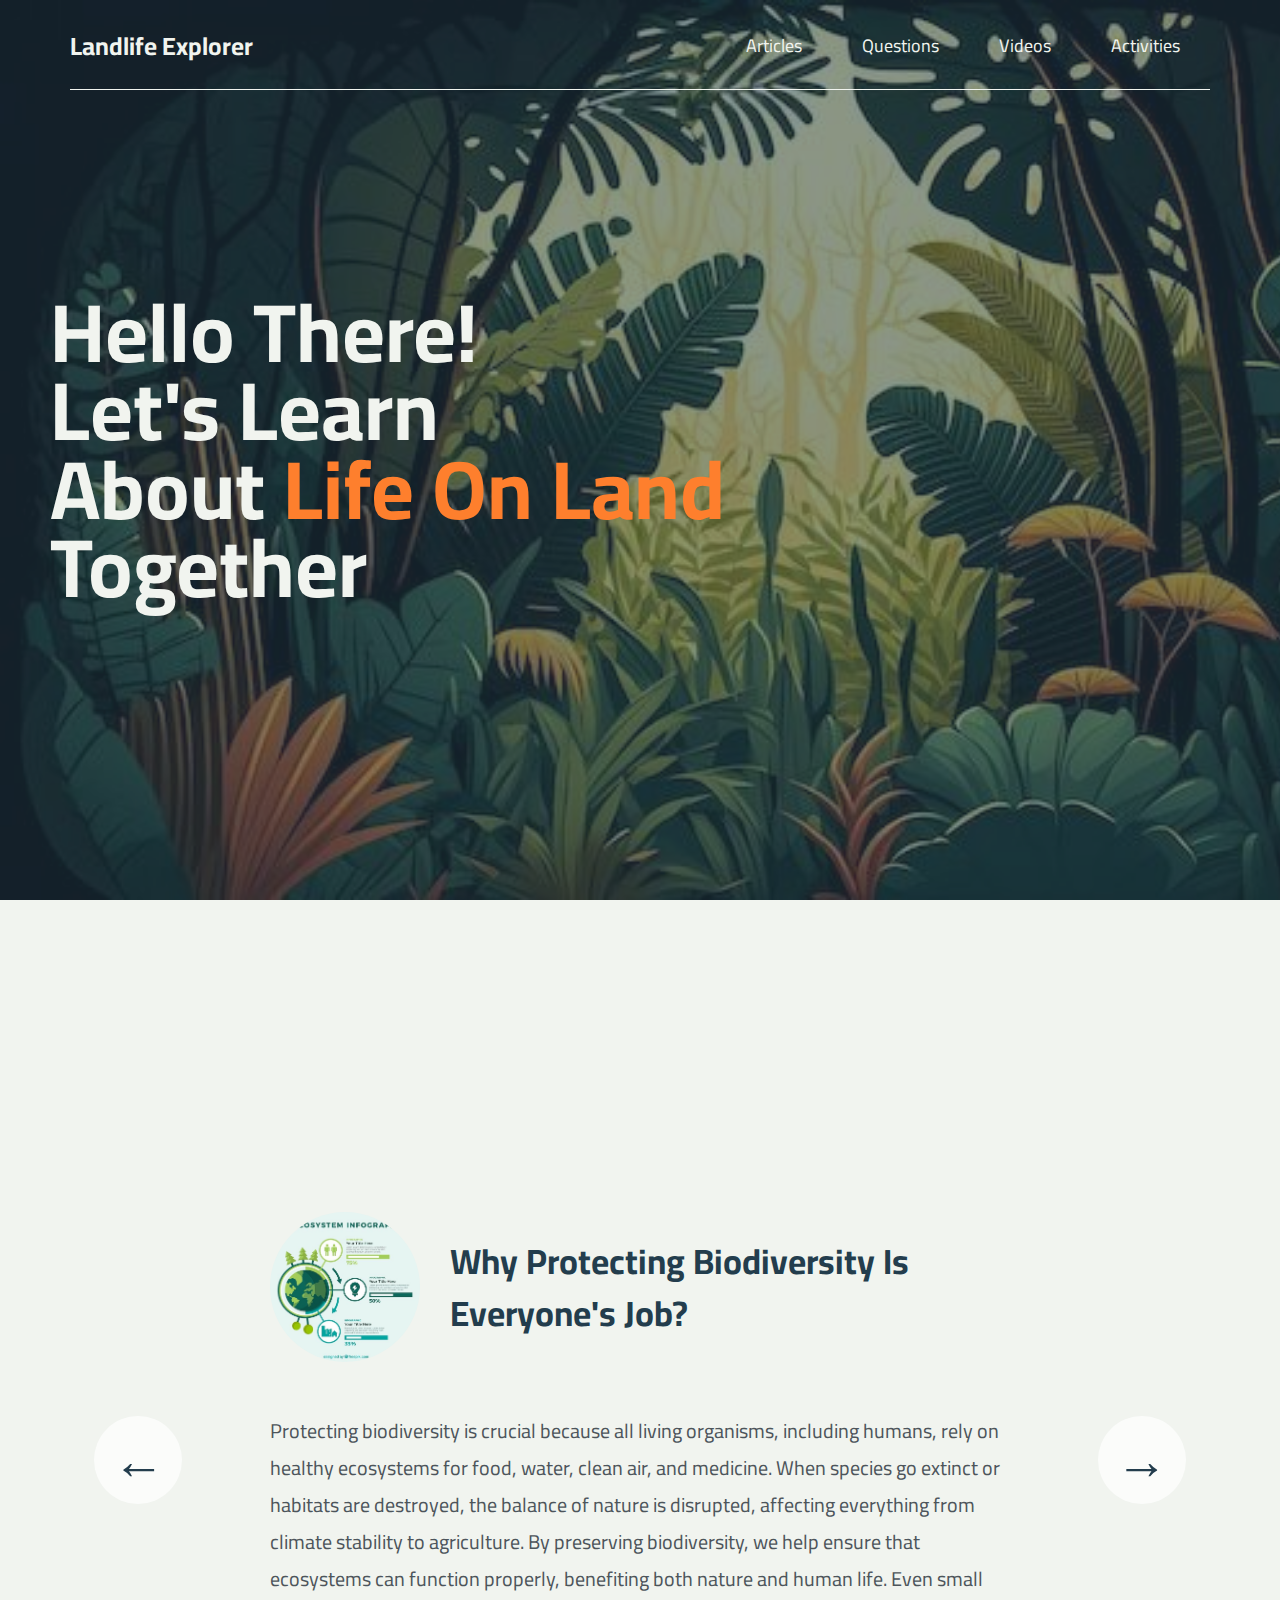
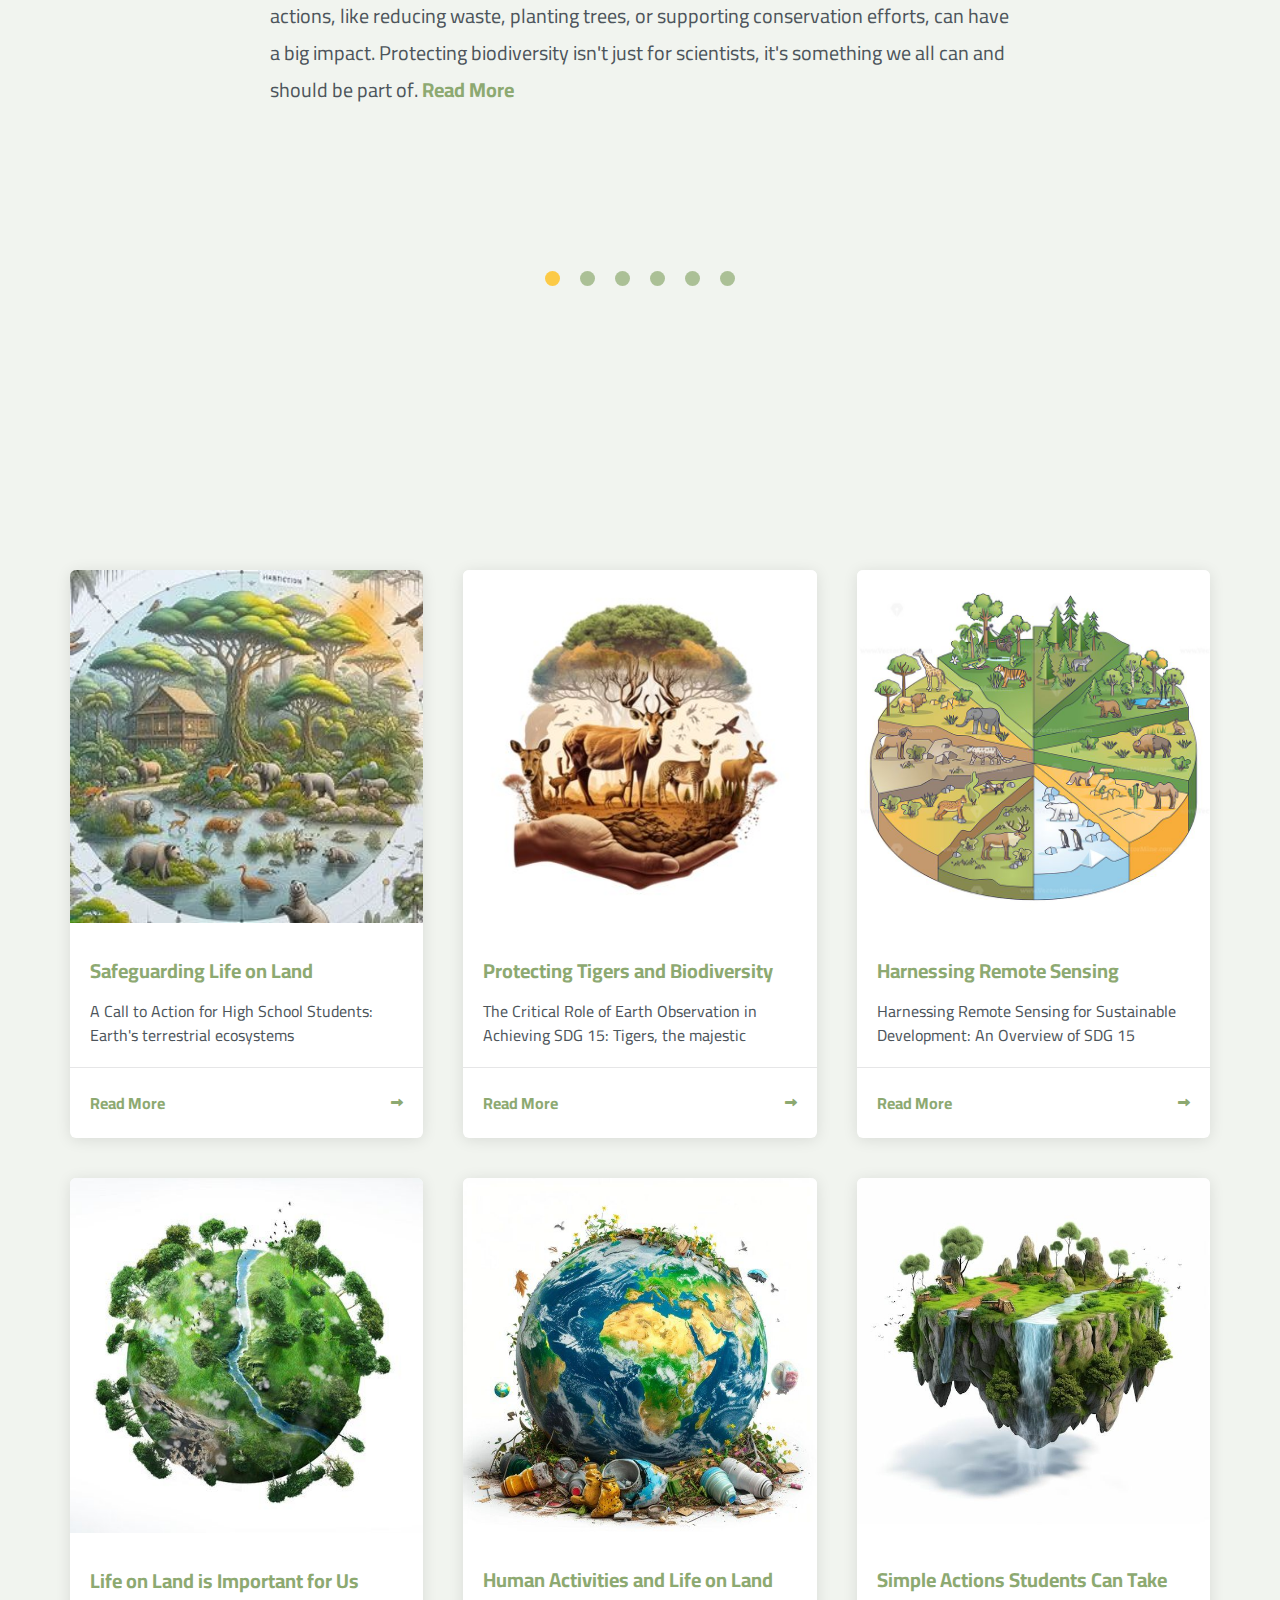
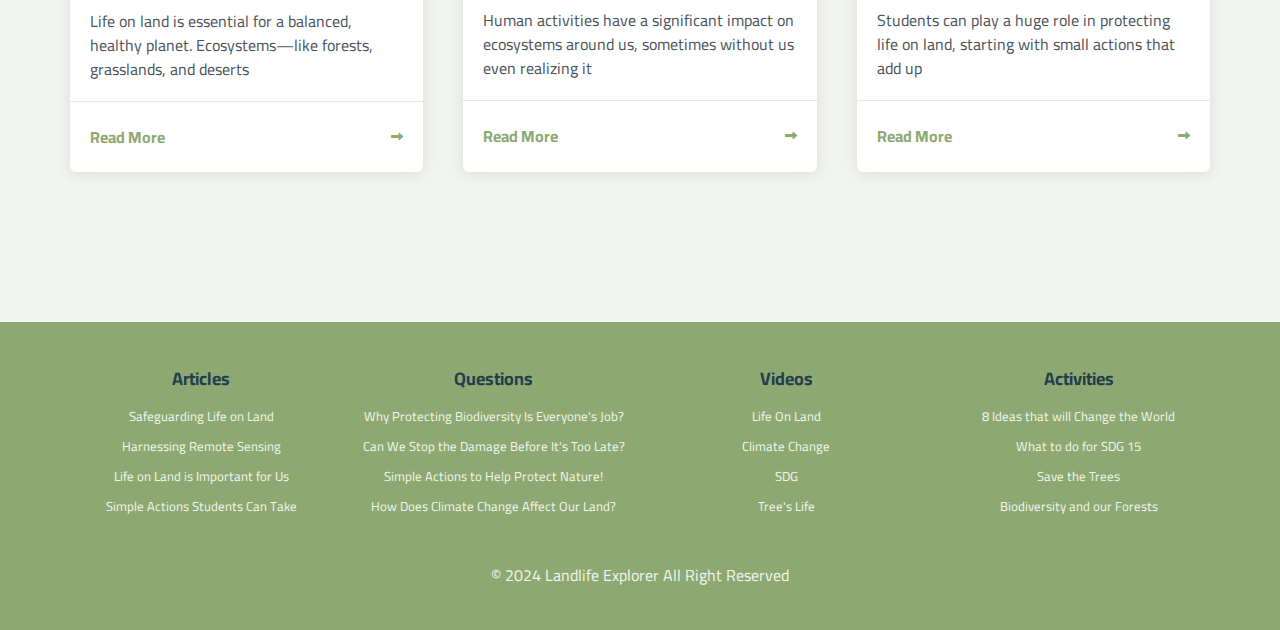
<file: index.html>
<!DOCTYPE html>
<html lang="en">
  <head>
    <meta charset="UTF-8" />
    <meta name="viewport" content="width=device-width, initial-scale=1.0" />
    <title>Landlife Explorer</title>
    <!-- Main Tamplate CSS File -->
    <link rel="stylesheet" href="style.css" />
    <!-- Normalize CSS (render all elements normally) -->
    <link rel="stylesheet" href="D:\web\CSS\normalize.css" />
    <!-- Google Fonts -->
    <link rel="preconnect" href="https://fonts.googleapis.com" />
    <link rel="preconnect" href="https://fonts.gstatic.com" crossorigin />
    <link
      href="https://fonts.googleapis.com/css2?family=Open+Sans:wght@300;400&display=swap"
      rel="stylesheet"
    />
    <link
      href="https://fonts.googleapis.com/css2?family=Candal&display=swap"
      rel="stylesheet"
    />
    <link
      href="https://fonts.googleapis.com/css2?family=Cairo:wght@200..1000&display=swap"
      rel="stylesheet"
    />

    <!-- Font Awesome Library -->
    <link href="all.min.css" rel="stylesheet" />

    <script defer src="script.js"></script>
  </head>
  <body>
    <!-- Start Header -->
    <header class="header" id="header">
      <div class="container">
        <h3 class="logo">Landlife Explorer</h3>
        <i class="fas fa-bars toggle-menu"></i>
        <ul class="main-nav">
          <li><a href="#articles">Articles</a></li>
          <li><a href="#questions">Questions</a></li>
          <li><a href="#videos">Videos</a></li>
          <li><a href="#activities">Activities</a></li>
        </ul>
      </div>
    </header>
    <!-- End Header -->
    <!-- Start Landing -->
    <div class="landing">
      <div class="overlay"></div>
      <div class="text">
        <div class="content">
          <h2>
            Hello There!<br />
            Let's Learn <br />
            About <span>Life On Land</span> <br />
            Together
          </h2>
        </div>
      </div>
    </div>
    <!-- End Landing -->
    <!-- Start Slider -->
    <section class="random-info-section" id="questions">
      <div class="container">
        <div class="slider">
          <div class="slide">
            <div class="random-info">
              <div class="random-info-head">
                <img src="pic\p1.png" alt="" class="random-info-photo" />
                <h5 class="random-info-question">
                  Why Protecting Biodiversity Is Everyone's Job?
                </h5>
              </div>
              <blockquote class="random-info-text">
                Protecting biodiversity is crucial because all living organisms,
                including humans, rely on healthy ecosystems for food, water,
                clean air, and medicine. When species go extinct or habitats are
                destroyed, the balance of nature is disrupted, affecting
                everything from climate stability to agriculture. By preserving
                biodiversity, we help ensure that ecosystems can function
                properly, benefiting both nature and human life. Even small
                actions, like reducing waste, planting trees, or supporting
                conservation efforts, can have a big impact. Protecting
                biodiversity isn't just for scientists, it's something we all
                can and should be part of.
              </blockquote>
              <a
                href="https://www.worldwildlife.org/pages/what-is-biodiversity"
                target="_blank"
              >
                Read More</a
              >
            </div>
          </div>

          <div class="slide">
            <div class="random-info">
              <div class="random-info-head">
                <img src="pic\p2.png" alt="" class="random-info-photo" />
                <h5 class="random-info-question">
                  Can We Stop the Damage Before It's Too Late?
                </h5>
              </div>
              <blockquote class="random-info-text">
                Deforestation is the large-scale removal of forests, often to
                make way for agriculture, urbanization, or infrastructure. This
                leads to habitat loss for countless species, disrupts
                ecosystems, and contributes to climate change by increasing
                carbon dioxide in the atmosphere. Forests play a crucial role in
                absorbing CO2, maintaining biodiversity, and providing resources
                like clean water. Stopping deforestation requires sustainable
                land management, reforestation efforts, and reducing the demand
                for products that contribute to forest loss, like palm oil and
                soy. By protecting forests, we help preserve the planet's health
                and our own future.
              </blockquote>
              <a
                href="https://www.nationalgeographic.com/environment/article/deforestation"
                target="_blank"
              >
                Read More</a
              >
            </div>
          </div>

          <div class="slide">
            <div class="random-info">
              <div class="random-info-head">
                <img src="pic\p3.png" alt="" class="random-info-photo" />
                <h5 class="random-info-question">
                  Simple Actions to Help Protect Nature!
                </h5>
              </div>
              <blockquote class="random-info-text">
                Tree planting is a powerful way to help combat deforestation,
                absorb carbon dioxide, and restore habitats for wildlife. Trees
                provide oxygen, prevent soil erosion, and regulate water cycles,
                making them vital for healthy ecosystems. But beyond planting
                trees, we need sustainable practices like reducing paper waste,
                supporting reforestation projects, and protecting existing
                forests from logging and deforestation. Individuals can
                contribute by participating in local tree-planting events,
                conserving resources, and raising awareness about the importance
                of forests. Together, we can help restore the balance of nature
                and ensure a greener future.
              </blockquote>
              <a href="https://onetreeplanted.org/" target="_blank">
                Read More</a
              >
            </div>
          </div>

          <div class="slide">
            <div class="random-info">
              <div class="random-info-head">
                <img src="pic\p4.png" alt="" class="random-info-photo" />
                <h5 class="random-info-question">
                  How Does Climate Change Affect Our Land?
                </h5>
              </div>
              <blockquote class="random-info-text">
                Climate change significantly impacts land use and ecosystems,
                leading to increased soil erosion, desertification, and changes
                in vegetation patterns. As temperatures rise, many habitats are
                at risk, threatening biodiversity and the survival of various
                species. Extreme weather events, such as floods and droughts,
                further exacerbate these issues, disrupting food production and
                local economies. Understanding the relationship between climate
                change and land is crucial for promoting sustainable practices.
                Individuals can take action by supporting reforestation,
                reducing waste, and advocating for policies that protect the
                environment.
              </blockquote>
              <a
                href="https://science.nasa.gov/climate-change/"
                target="_blank"
              >
                Read More</a
              >
            </div>
          </div>

          <div class="slide">
            <div class="random-info">
              <div class="random-info-head">
                <img src="pic\p11.png" alt="" class="random-info-photo" />
                <h5 class="random-info-question">
                  What Are the Biggest Threats Facing Our Wildlife Today?
                </h5>
              </div>
              <blockquote class="random-info-text">
                Wildlife around the globe is facing a multitude of threats that
                jeopardize their survival and the ecosystems they inhabit.
                Habitat loss due to urbanization, agriculture, and deforestation
                is one of the primary dangers, fragmenting ecosystems and
                isolating species. Additionally, climate change is altering
                habitats and food sources, while pollution and invasive species
                further exacerbate these issues. Poaching and illegal wildlife
                trade pose significant risks to endangered species, pushing them
                closer to extinction. To combat these threats, conservation
                efforts are essential to protect habitats, enforce anti-poaching
                laws, and promote sustainable practices.
              </blockquote>
              <a href="https://www.worldwildlife.org/threats" target="_blank">
                Read More</a
              >
            </div>
          </div>

          <div class="slide">
            <div class="random-info">
              <div class="random-info-head">
                <img src="pic\p6.png" alt="" class="random-info-photo" />
                <h5 class="random-info-question">
                  What Are the Hidden Dangers of Soil Pollution?
                </h5>
              </div>
              <blockquote class="random-info-text">
                Soil pollution occurs when harmful chemicals and waste materials
                contaminate the soil, posing risks to human health and the
                environment. Common causes of soil pollution include the
                excessive use of pesticides and fertilizers in agriculture,
                industrial waste disposal, and landfill leachate. Contaminated
                soil can lead to reduced agricultural productivity and
                compromised food safety, as toxic substances may enter the food
                chain. Furthermore, soil pollution can disrupt ecosystems and
                harm soil organisms, which play vital roles in nutrient cycling
                and soil health. Tackling soil pollution requires stricter
                regulations, sustainable farming practices, and community
                awareness to promote soil conservation and restoration.
              </blockquote>
              <a
                href="https://www.unep.org/resources/report/global-assessment-soil-pollution"
                target="_blank"
              >
                Read More</a
              >
            </div>
          </div>

          <button class="slider__btn slider__btn--left">&larr;</button>
          <button class="slider__btn slider__btn--right">&rarr;</button>
          <div class="dots"></div>
        </div>
      </div>
    </section>
    <!-- End Slider  -->
    <!-- Start Articles -->
    <section class="articles" id="articles">
      <div class="container">
        <div class="box">
          <img src="pic\p9.png" alt="" />
          <div class="content">
            <h3>Safeguarding Life on Land</h3>
            <p>
              A Call to Action for High School Students: Earth's terrestrial
              ecosystems
            </p>
          </div>
          <div class="info">
            <a href="static\arti1.html">Read More</a>
            <i class="fas fa-long-arrow-alt-right"></i>
          </div>
        </div>

        <div class="box">
          <img src="pic\p11.png" alt="" />
          <div class="content">
            <h3>Protecting Tigers and Biodiversity</h3>
            <p>
              The Critical Role of Earth Observation in Achieving SDG 15:
              Tigers, the majestic
            </p>
          </div>
          <div class="info">
            <a href="static\arti2.html">Read More</a>
            <i class="fas fa-long-arrow-alt-right"></i>
          </div>
        </div>

        <div class="box">
          <img src="pic\p3.png" alt="" />
          <div class="content">
            <h3>Harnessing Remote Sensing</h3>
            <p>
              Harnessing Remote Sensing for Sustainable Development: An Overview
              of SDG 15
            </p>
          </div>
          <div class="info">
            <a href="static\arti3.html">Read More</a>
            <i class="fas fa-long-arrow-alt-right"></i>
          </div>
        </div>

        <div class="box">
          <img src="pic\p4.png" alt="" />
          <div class="content">
            <h3>Life on Land is Important for Us</h3>
            <p>
              Life on land is essential for a balanced, healthy planet.
              Ecosystems—like forests, grasslands, and deserts
            </p>
          </div>
          <div class="info">
            <a href="static\arti4.html">Read More</a>
            <i class="fas fa-long-arrow-alt-right"></i>
          </div>
        </div>

        <div class="box">
          <img src="pic\p14.png" alt="" />
          <div class="content">
            <h3>Human Activities and Life on Land</h3>
            <p>
              Human activities have a significant impact on ecosystems around
              us, sometimes without us even realizing it
            </p>
          </div>
          <div class="info">
            <a href="static\arti5.html">Read More</a>
            <i class="fas fa-long-arrow-alt-right"></i>
          </div>
        </div>

        <div class="box">
          <img src="pic\p15.png" alt="" />
          <div class="content">
            <h3>Simple Actions Students Can Take</h3>
            <p>
              Students can play a huge role in protecting life on land, starting
              with small actions that add up
            </p>
          </div>
          <div class="info">
            <a href="static\arti6.html">Read More</a>
            <i class="fas fa-long-arrow-alt-right"></i>
          </div>
        </div>
      </div>
    </section>
    <!-- End Articles -->
    <!-- Start Footer -->
    <footer class="footer">
      <div class="container">
        <section>
          <h3>Articles</h3>
          <ul>
            <li><a href="static\arti1.html">Safeguarding Life on Land</a></li>
            <li><a href="static\arti3.html">Harnessing Remote Sensing</a></li>
            <li>
              <a href="static\arti4.html">Life on Land is Important for Us</a>
            </li>
            <li>
              <a href="static\arti6.html">Simple Actions Students Can Take</a>
            </li>
          </ul>
        </section>

        <section>
          <h3>Questions</h3>
          <ul>
            <li>
              <a href="#questions"
                >Why Protecting Biodiversity Is Everyone's Job?</a
              >
            </li>
            <li>
              <a href="#questions"
                >Can We Stop the Damage Before It's Too Late?</a
              >
            </li>
            <li>
              <a href="#questions">Simple Actions to Help Protect Nature!</a>
            </li>
            <li>
              <a href="#questions">How Does Climate Change Affect Our Land?</a>
            </li>
          </ul>
        </section>

        <section>
          <h3>Videos</h3>
          <ul>
            <li>
              <a
                href="https://youtu.be/ScdJ5JDuOpg?si=Zo1bFg0ONRaTVpSS"
                target="_blank"
                >Life On Land</a
              >
            </li>
            <li>
              <a
                href="https://youtu.be/jAa58N4Jlos?si=Rxq3akQ-XFuOAFXa"
                target="_blank"
                >Climate Change</a
              >
            </li>
            <li>
              <a
                href="https://youtu.be/jfsWI8XgQyo?si=s7BHx4KDZwDhOIz7"
                target="_blank"
                >SDG</a
              >
            </li>
            <li>
              <a
                href="https://youtu.be/wUHvOIcLWnE?si=_tAUPb79HoD2L3kj"
                target="_blank"
                >Tree's Life</a
              >
            </li>
          </ul>
        </section>

        <section>
          <h3>Activities</h3>
          <ul>
            <li>
              <a
                href="https://youtu.be/sMqtwbKc8EA?si=qVosWDnfvoNJ2KlH"
                target="_blank"
                >8 Ideas that will Change the World</a
              >
            </li>
            <li>
              <a
                href="https://youtube.com/shorts/7-UXyD5ugOs?si=hTO3Z-R4KEhfVlSs"
                >What to do for SDG 15
              </a>
            </li>
            <li>
              <a href="https://youtu.be/iSuXzznix4o?si=Ot_S7CQkYnt-lNJ7"
                >Save the Trees</a
              >
            </li>
            <li>
              <a href="https://youtu.be/Cc8bj-KCYWY?si=3S_Jm0MNMZVd68ur"
                >Biodiversity and our Forests</a
              >
            </li>
          </ul>
        </section>

        <p>&copy; 2024 <span>Landlife Explorer</span> All Right Reserved</p>
      </div>
    </footer>
    <!-- End Footer -->
  </body>
</html>
</file>
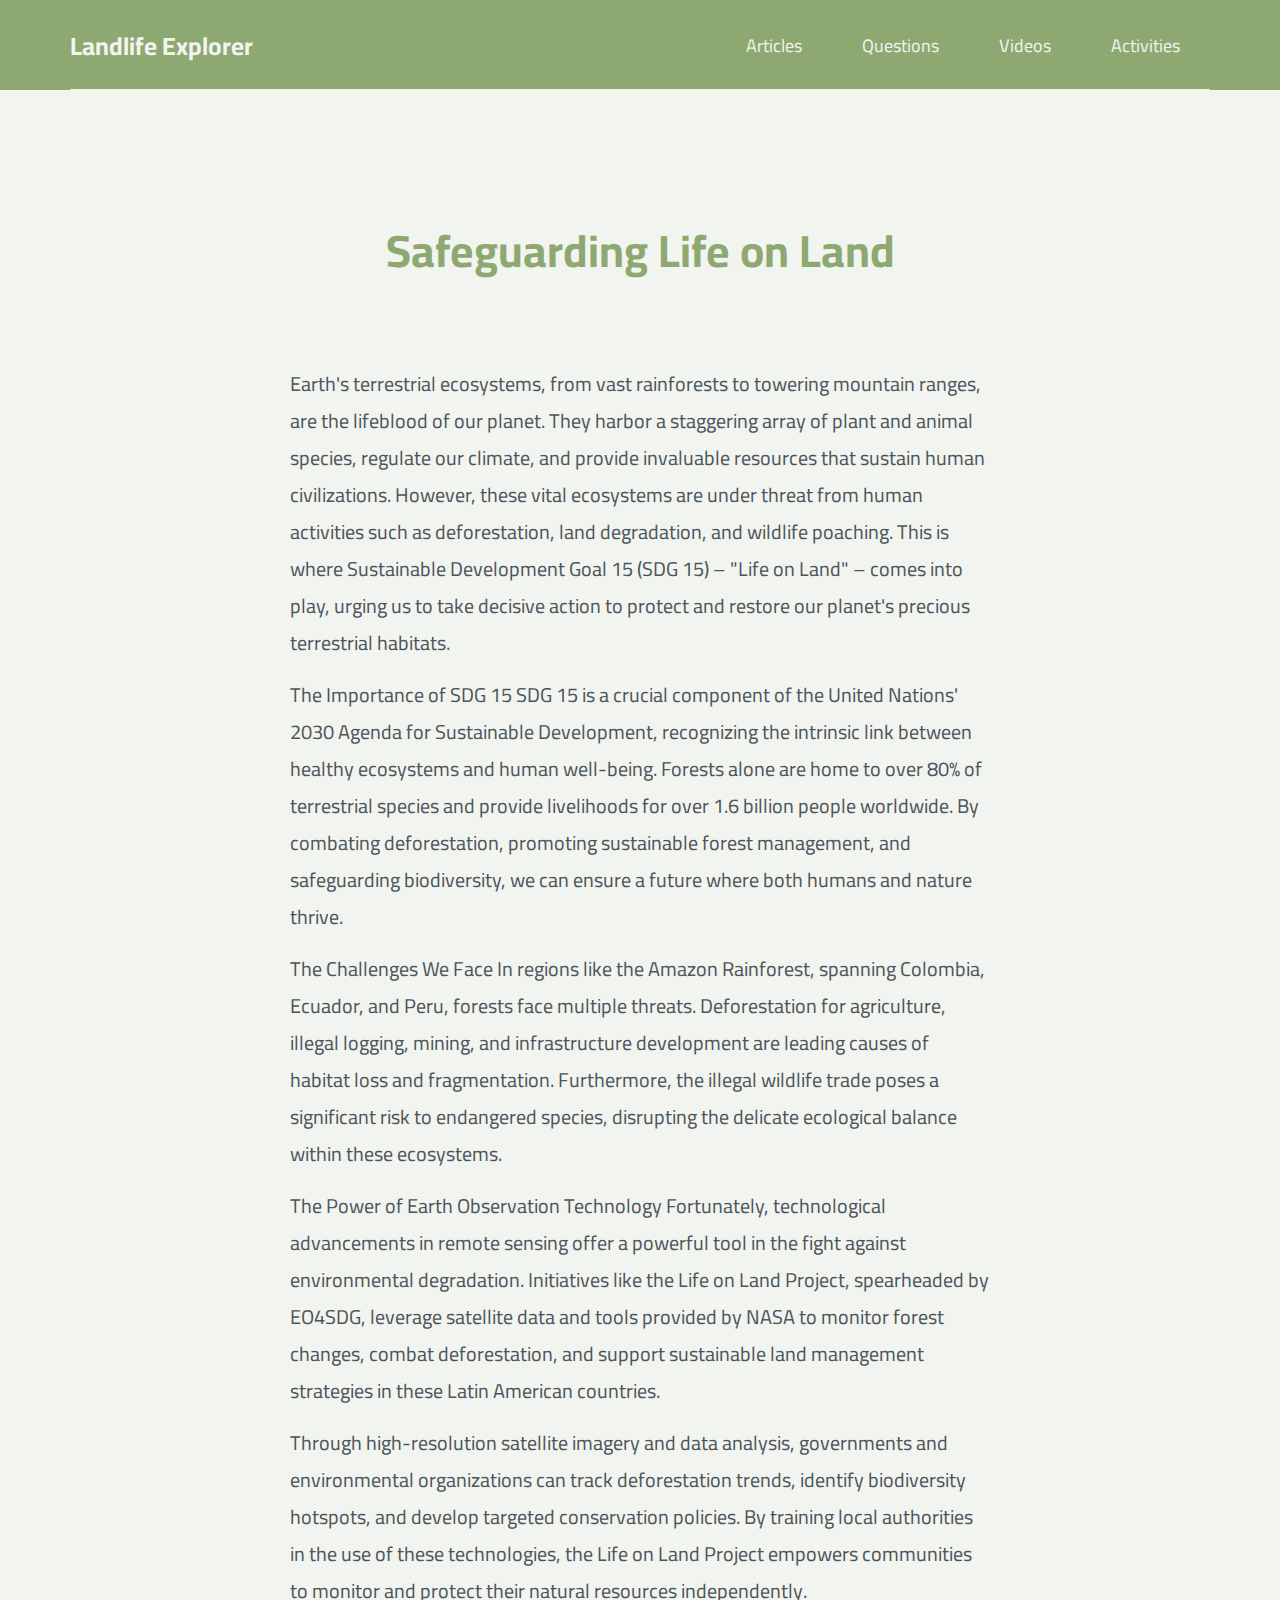
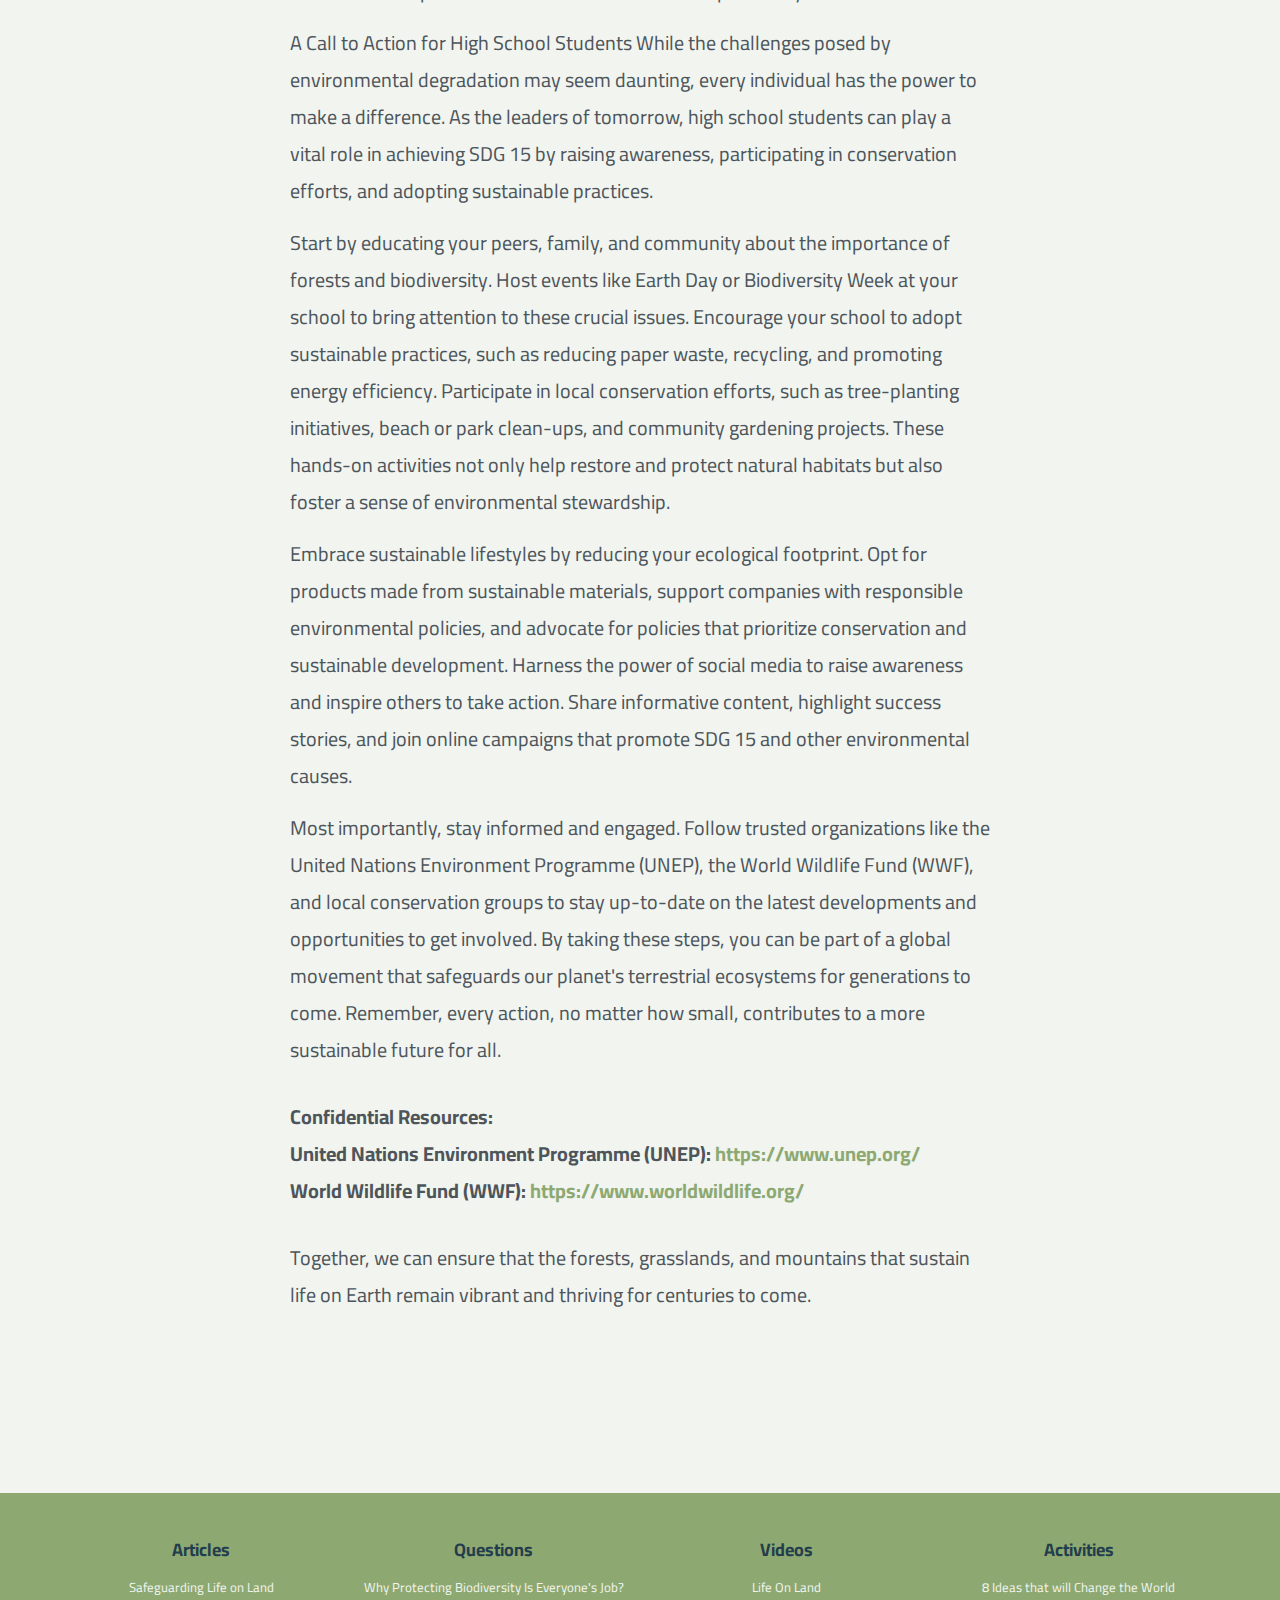
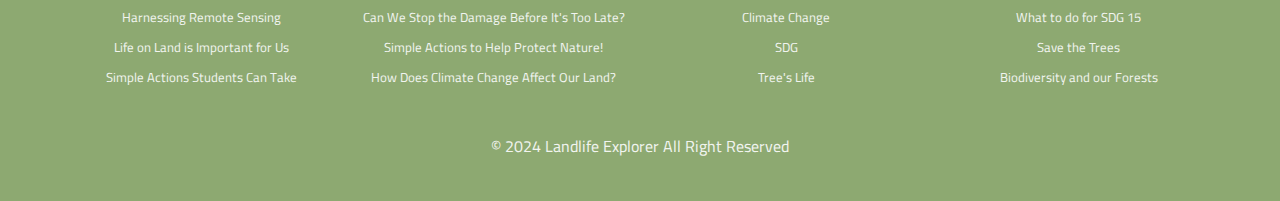
<file: static/arti1.html>
<!DOCTYPE html>
<html lang="en">
  <head>
    <meta charset="UTF-8" />
    <meta name="viewport" content="width=device-width, initial-scale=1.0" />
    <title>Landlife Explorer</title>
    <!-- Main Tamplate CSS File -->
    <link rel="stylesheet" href="../style.css" />
    <!-- Normalize CSS (render all elements normally) -->
    <link rel="stylesheet" href="D:\web\CSS\normalize.css" />
    <!-- Google Fonts -->
    <link rel="preconnect" href="https://fonts.googleapis.com" />
    <link rel="preconnect" href="https://fonts.gstatic.com" crossorigin />
    <link
      href="https://fonts.googleapis.com/css2?family=Open+Sans:wght@300;400&display=swap"
      rel="stylesheet"
    />
    <link
      href="https://fonts.googleapis.com/css2?family=Candal&display=swap"
      rel="stylesheet"
    />
    <link
      href="https://fonts.googleapis.com/css2?family=Cairo:wght@200..1000&display=swap"
      rel="stylesheet"
    />

    <!-- Font Awesome Library -->
    <link href="../all.min.css" rel="stylesheet" />
  </head>
  <body>
    <!-- Start Header -->
    <header class="header" id="header" style="background-color: #8da971">
      <div class="container">
        <h3 class="logo">Landlife Explorer</h3>
        <i class="fas fa-bars toggle-menu"></i>
        <ul class="main-nav">
          <li><a href="#articles">Articles</a></li>
          <li><a href="#questions">Questions</a></li>
          <li><a href="#videos">Videos</a></li>
          <li><a href="#activities">Activities</a></li>
        </ul>
      </div>
    </header>
    <!-- End Header -->
    <!-- Start Article -->
    <div class="article">
      <div class="container">
        <div class="content">
          <h1>Safeguarding Life on Land</h1>
          <div class="text">
            <p>
              Earth's terrestrial ecosystems, from vast rainforests to towering
              mountain ranges, are the lifeblood of our planet. They harbor a
              staggering array of plant and animal species, regulate our
              climate, and provide invaluable resources that sustain human
              civilizations. However, these vital ecosystems are under threat
              from human activities such as deforestation, land degradation, and
              wildlife poaching. This is where Sustainable Development Goal 15
              (SDG 15) – "Life on Land" – comes into play, urging us to take
              decisive action to protect and restore our planet's precious
              terrestrial habitats.
            </p>
            <p>
              The Importance of SDG 15 SDG 15 is a crucial component of the
              United Nations' 2030 Agenda for Sustainable Development,
              recognizing the intrinsic link between healthy ecosystems and
              human well-being. Forests alone are home to over 80% of
              terrestrial species and provide livelihoods for over 1.6 billion
              people worldwide. By combating deforestation, promoting
              sustainable forest management, and safeguarding biodiversity, we
              can ensure a future where both humans and nature thrive.
            </p>
            <p>
              The Challenges We Face In regions like the Amazon Rainforest,
              spanning Colombia, Ecuador, and Peru, forests face multiple
              threats. Deforestation for agriculture, illegal logging, mining,
              and infrastructure development are leading causes of habitat loss
              and fragmentation. Furthermore, the illegal wildlife trade poses a
              significant risk to endangered species, disrupting the delicate
              ecological balance within these ecosystems.
            </p>
            <p>
              The Power of Earth Observation Technology Fortunately,
              technological advancements in remote sensing offer a powerful tool
              in the fight against environmental degradation. Initiatives like
              the Life on Land Project, spearheaded by EO4SDG, leverage
              satellite data and tools provided by NASA to monitor forest
              changes, combat deforestation, and support sustainable land
              management strategies in these Latin American countries.
            </p>
            <p>
              Through high-resolution satellite imagery and data analysis,
              governments and environmental organizations can track
              deforestation trends, identify biodiversity hotspots, and develop
              targeted conservation policies. By training local authorities in
              the use of these technologies, the Life on Land Project empowers
              communities to monitor and protect their natural resources
              independently.
            </p>
            <p>
              A Call to Action for High School Students While the challenges
              posed by environmental degradation may seem daunting, every
              individual has the power to make a difference. As the leaders of
              tomorrow, high school students can play a vital role in achieving
              SDG 15 by raising awareness, participating in conservation
              efforts, and adopting sustainable practices.
            </p>
            <p>
              Start by educating your peers, family, and community about the
              importance of forests and biodiversity. Host events like Earth Day
              or Biodiversity Week at your school to bring attention to these
              crucial issues. Encourage your school to adopt sustainable
              practices, such as reducing paper waste, recycling, and promoting
              energy efficiency. Participate in local conservation efforts, such
              as tree-planting initiatives, beach or park clean-ups, and
              community gardening projects. These hands-on activities not only
              help restore and protect natural habitats but also foster a sense
              of environmental stewardship.
            </p>
            <p>
              Embrace sustainable lifestyles by reducing your ecological
              footprint. Opt for products made from sustainable materials,
              support companies with responsible environmental policies, and
              advocate for policies that prioritize conservation and sustainable
              development. Harness the power of social media to raise awareness
              and inspire others to take action. Share informative content,
              highlight success stories, and join online campaigns that promote
              SDG 15 and other environmental causes.
            </p>
            <p>
              Most importantly, stay informed and engaged. Follow trusted
              organizations like the United Nations Environment Programme
              (UNEP), the World Wildlife Fund (WWF), and local conservation
              groups to stay up-to-date on the latest developments and
              opportunities to get involved. By taking these steps, you can be
              part of a global movement that safeguards our planet's terrestrial
              ecosystems for generations to come. Remember, every action, no
              matter how small, contributes to a more sustainable future for
              all.
            </p>
            <p class="resources">
              Confidential Resources:<br />
              United Nations Environment Programme (UNEP):
              <a href="https://www.unep.org/">https://www.unep.org/</a>
              <br />
              World Wildlife Fund (WWF):
              <a href="https://www.worldwildlife.org/"
                >https://www.worldwildlife.org/</a
              >
            </p>
            <p>
              Together, we can ensure that the forests, grasslands, and
              mountains that sustain life on Earth remain vibrant and thriving
              for centuries to come.
            </p>
          </div>
        </div>
      </div>
    </div>
    <!-- End Article -->
    <!-- Start Footer -->
    <footer class="footer">
      <div class="container">
        <section>
          <h3>Articles</h3>
          <ul>
            <li><a href="arti1.html">Safeguarding Life on Land</a></li>
            <li><a href="arti3.html">Harnessing Remote Sensing</a></li>
            <li>
              <a href="arti4.html">Life on Land is Important for Us</a>
            </li>
            <li>
              <a href="arti6.html">Simple Actions Students Can Take</a>
            </li>
          </ul>
        </section>

        <section>
          <h3>Questions</h3>
          <ul>
            <li>
              <a href="../index.html"
                >Why Protecting Biodiversity Is Everyone's Job?</a
              >
            </li>
            <li>
              <a href="../index.html"
                >Can We Stop the Damage Before It's Too Late?</a
              >
            </li>
            <li>
              <a href="../index.html">Simple Actions to Help Protect Nature!</a>
            </li>
            <li>
              <a href="../index.html"
                >How Does Climate Change Affect Our Land?</a
              >
            </li>
          </ul>
        </section>

        <section>
          <h3>Videos</h3>
          <ul>
            <li>
              <a
                href="https://youtu.be/ScdJ5JDuOpg?si=Zo1bFg0ONRaTVpSS"
                target="_blank"
                >Life On Land</a
              >
            </li>
            <li>
              <a
                href="https://youtu.be/jAa58N4Jlos?si=Rxq3akQ-XFuOAFXa"
                target="_blank"
                >Climate Change</a
              >
            </li>
            <li>
              <a
                href="https://youtu.be/jfsWI8XgQyo?si=s7BHx4KDZwDhOIz7"
                target="_blank"
                >SDG</a
              >
            </li>
            <li>
              <a
                href="https://youtu.be/wUHvOIcLWnE?si=_tAUPb79HoD2L3kj"
                target="_blank"
                >Tree's Life</a
              >
            </li>
          </ul>
        </section>

        <section>
          <h3>Activities</h3>
          <ul>
            <li>
              <a href="https://youtu.be/sMqtwbKc8EA?si=qVosWDnfvoNJ2KlH"
                >8 Ideas that will Change the World</a
              >
            </li>
            <li>
              <a
                href="https://youtube.com/shorts/7-UXyD5ugOs?si=hTO3Z-R4KEhfVlSs"
                >What to do for SDG 15
              </a>
            </li>
            <li>
              <a href="https://youtu.be/iSuXzznix4o?si=Ot_S7CQkYnt-lNJ7"
                >Save the Trees</a
              >
            </li>
            <li>
              <a href="https://youtu.be/Cc8bj-KCYWY?si=3S_Jm0MNMZVd68ur"
                >Biodiversity and our Forests</a
              >
            </li>
          </ul>
        </section>

        <p>&copy; 2024 <span>Landlife Explorer</span> All Right Reserved</p>
      </div>
    </footer>
    <!-- End Footer -->
  </body>
</html>
</file>
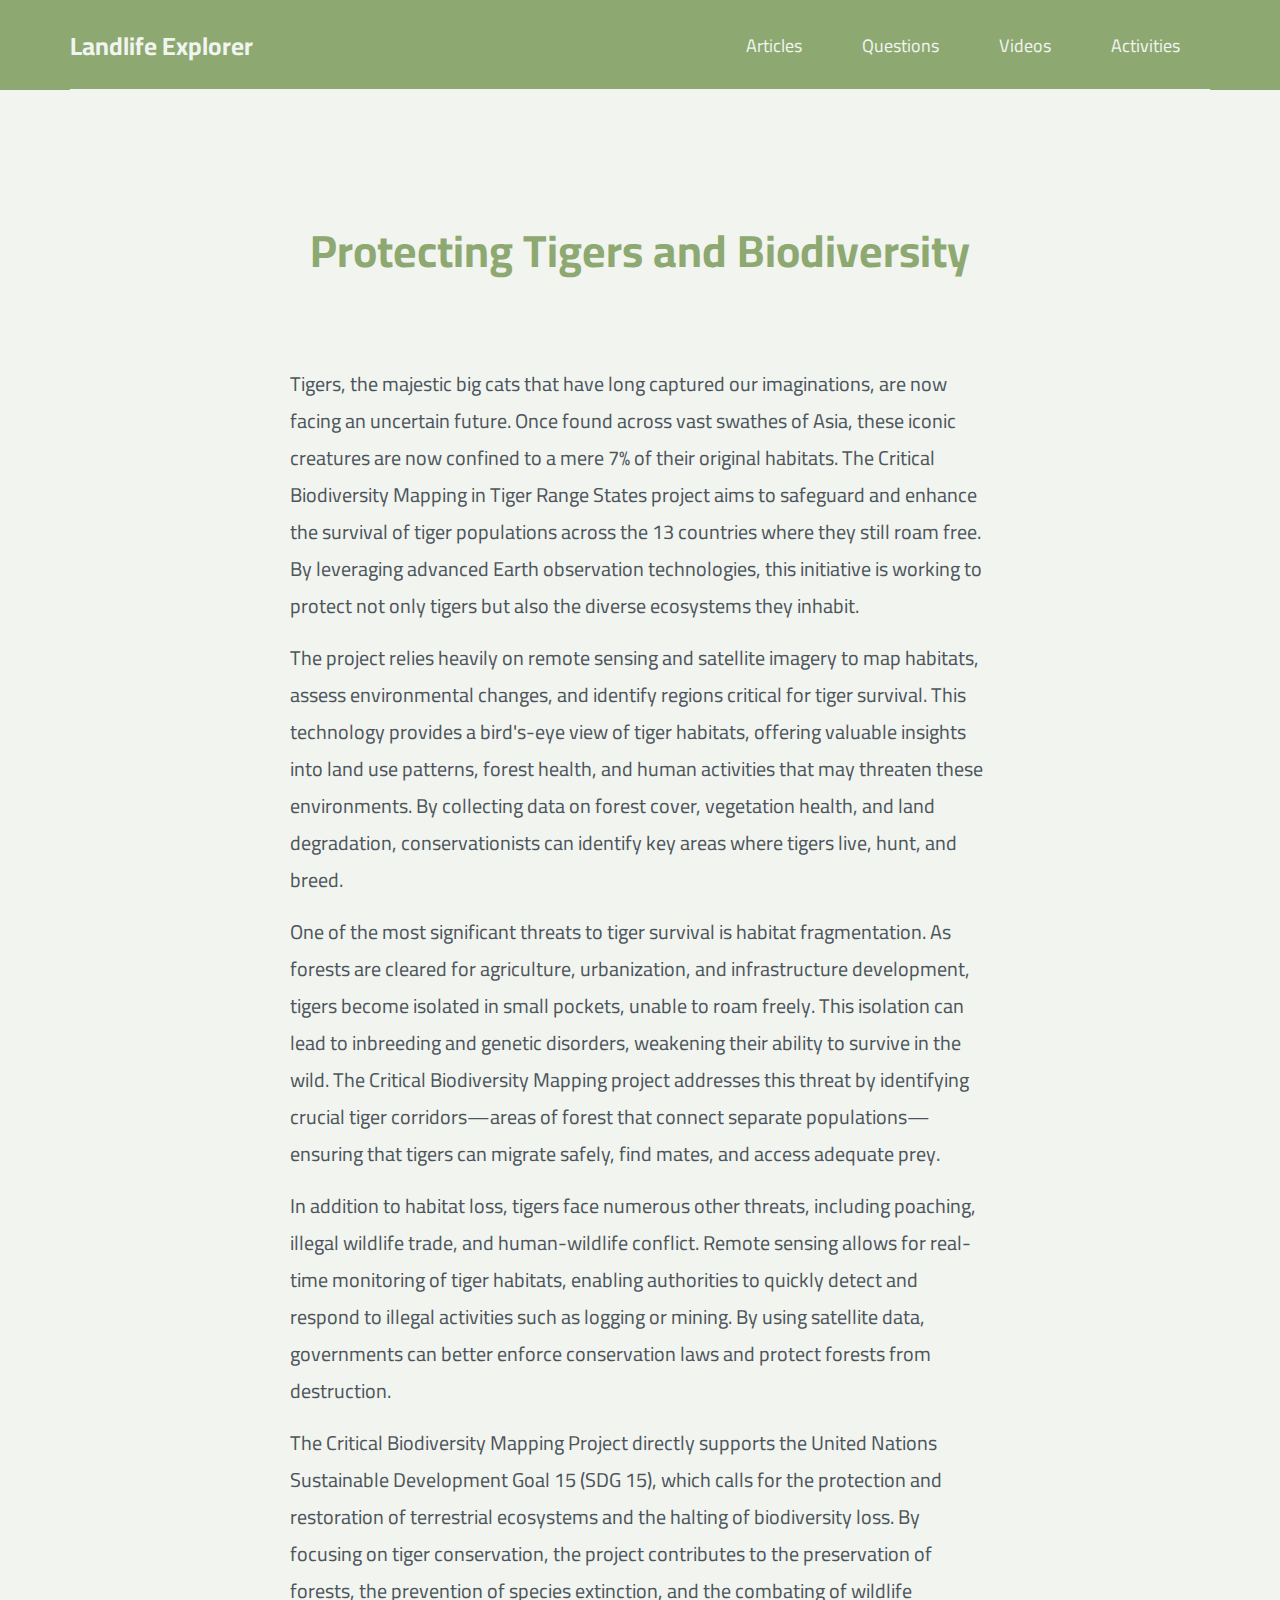
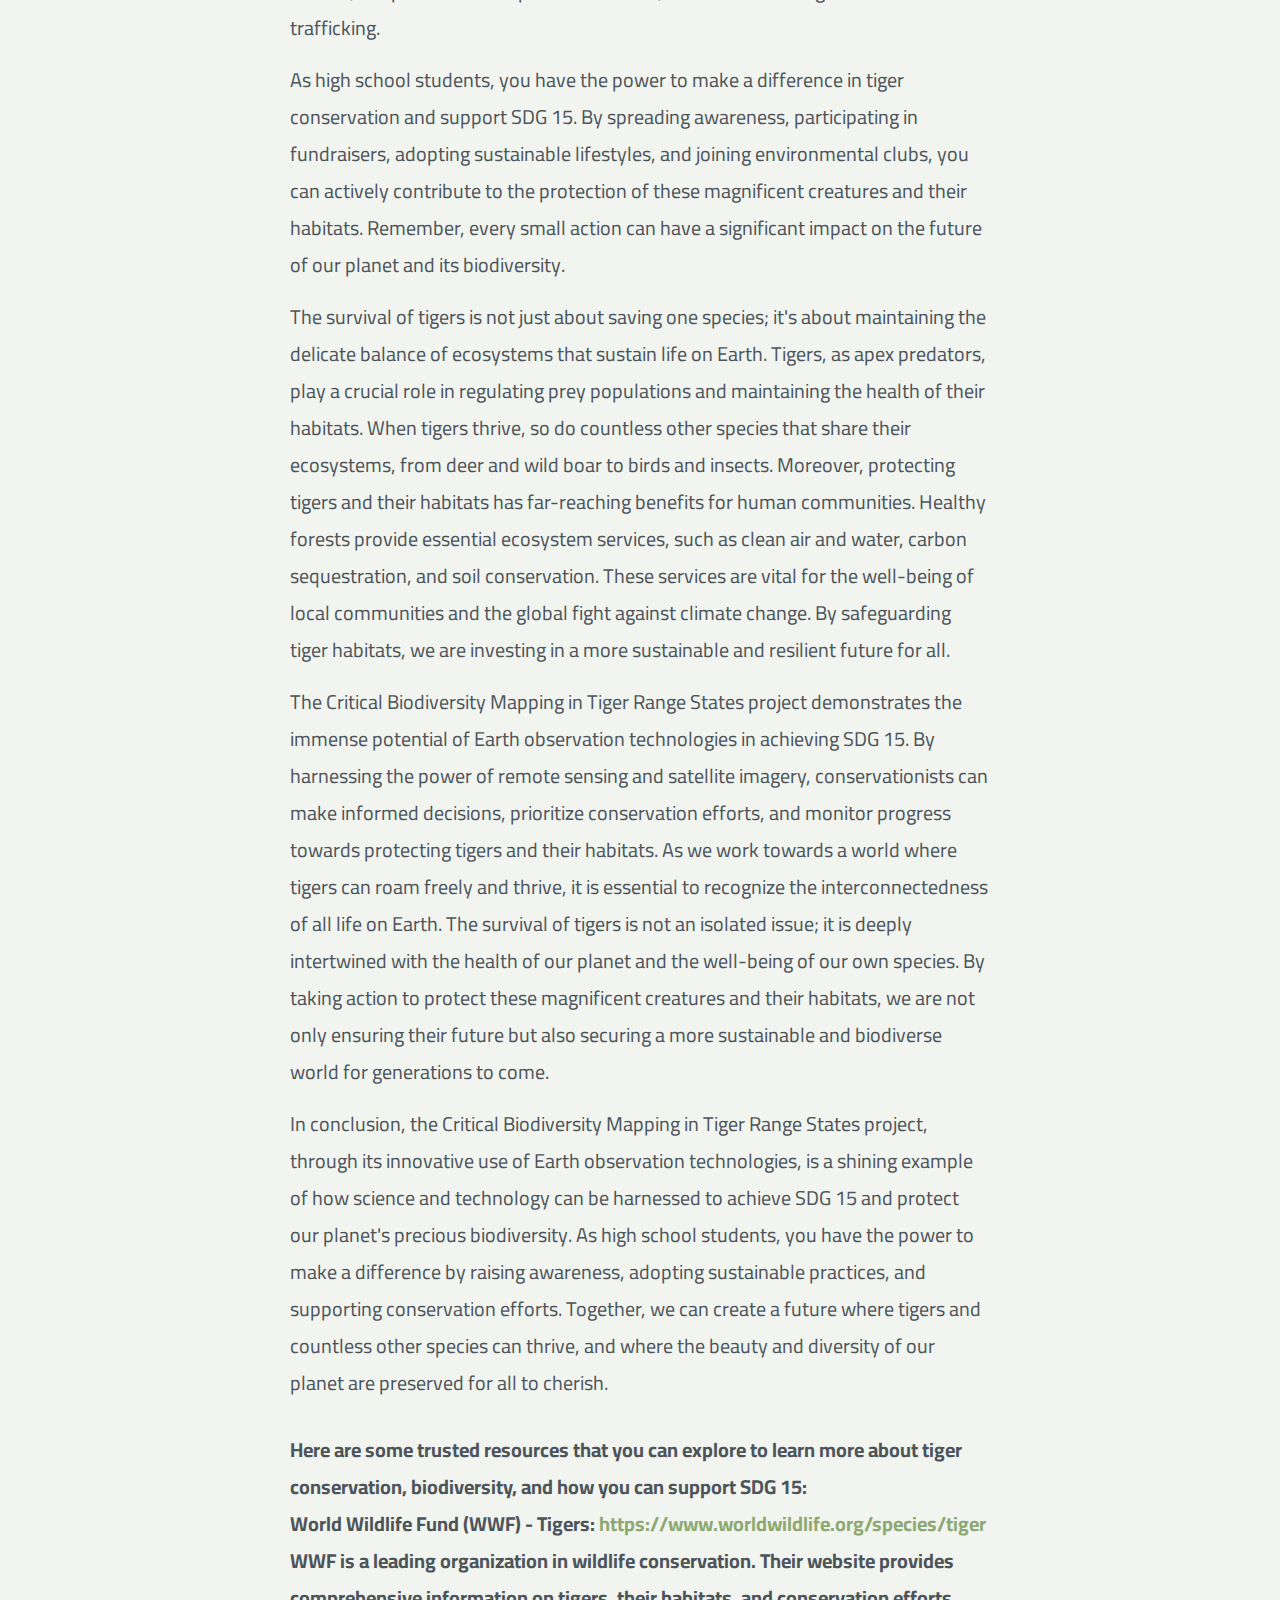
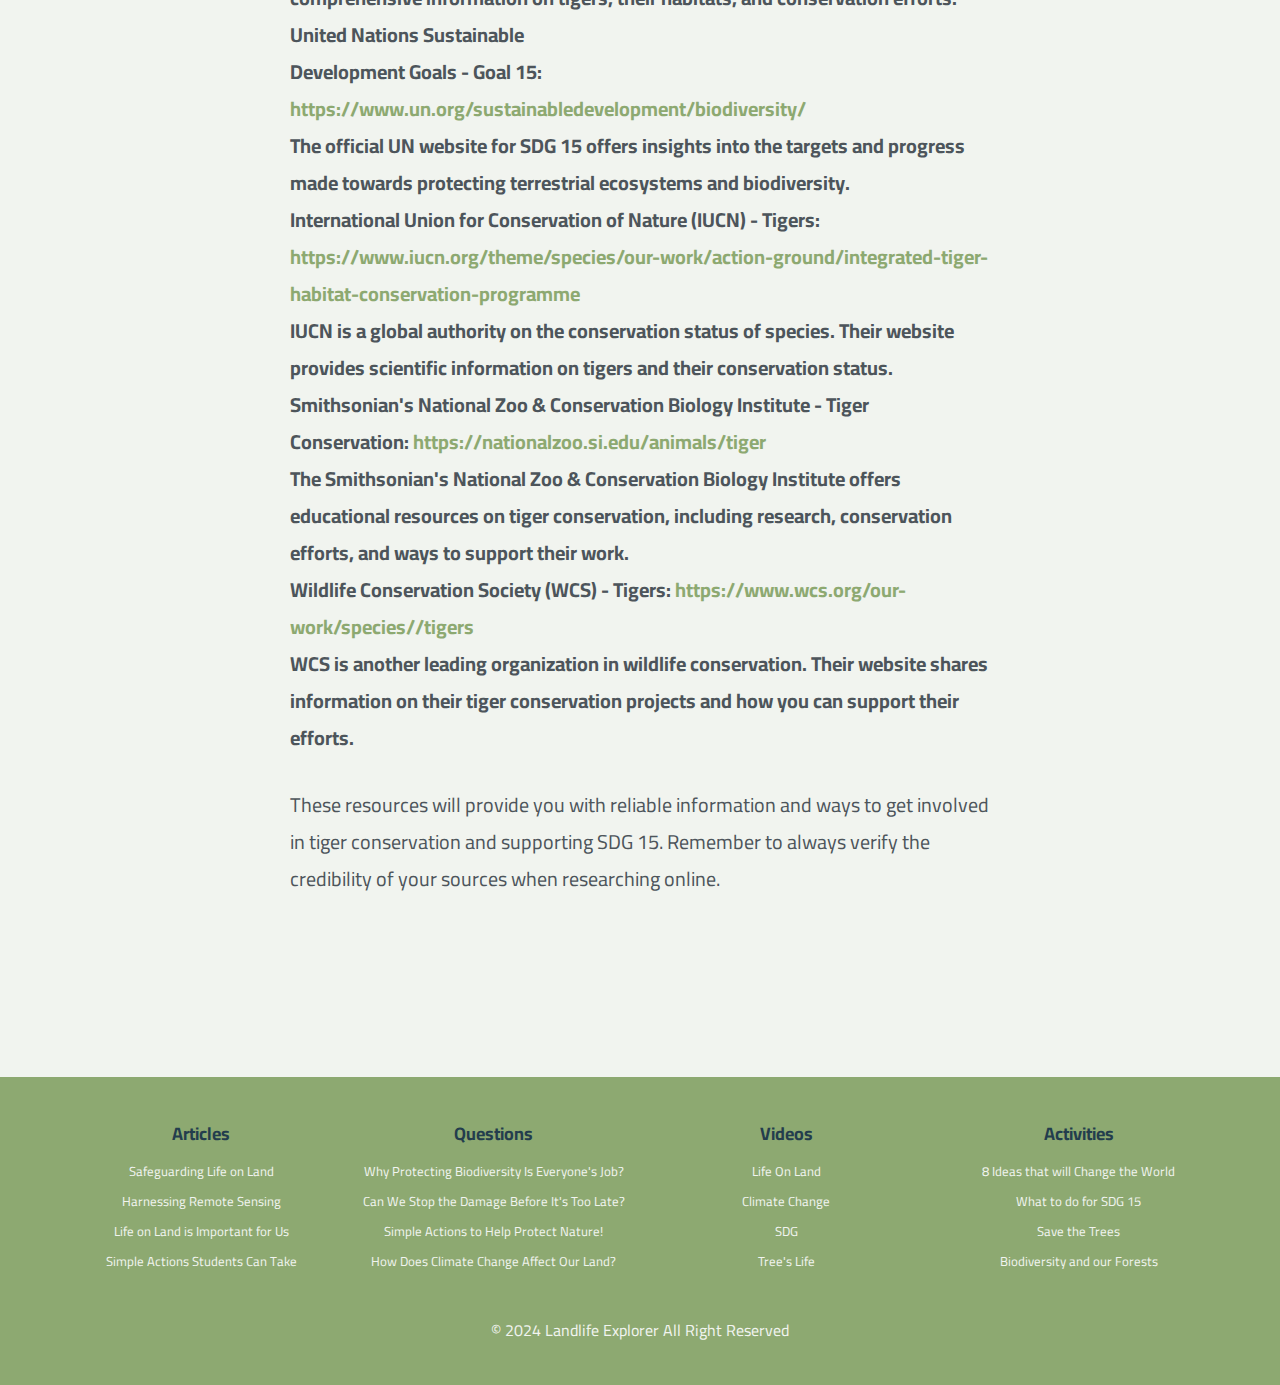
<file: static/arti2.html>
<!DOCTYPE html>
<html lang="en">
  <head>
    <meta charset="UTF-8" />
    <meta name="viewport" content="width=device-width, initial-scale=1.0" />
    <title>Landlife Explorer</title>
    <!-- Main Tamplate CSS File -->
    <link rel="stylesheet" href="../style.css" />
    <!-- Normalize CSS (render all elements normally) -->
    <link rel="stylesheet" href="D:\web\CSS\normalize.css" />
    <!-- Google Fonts -->
    <link rel="preconnect" href="https://fonts.googleapis.com" />
    <link rel="preconnect" href="https://fonts.gstatic.com" crossorigin />
    <link
      href="https://fonts.googleapis.com/css2?family=Open+Sans:wght@300;400&display=swap"
      rel="stylesheet"
    />
    <link
      href="https://fonts.googleapis.com/css2?family=Candal&display=swap"
      rel="stylesheet"
    />
    <link
      href="https://fonts.googleapis.com/css2?family=Cairo:wght@200..1000&display=swap"
      rel="stylesheet"
    />

    <!-- Font Awesome Library -->
    <link href="../all.min.css" rel="stylesheet" />
  </head>
  <body>
    <!-- Start Header -->
    <header class="header" id="header" style="background-color: #8da971">
      <div class="container">
        <h3 class="logo">Landlife Explorer</h3>
        <i class="fas fa-bars toggle-menu"></i>
        <ul class="main-nav">
          <li><a href="#articles">Articles</a></li>
          <li><a href="#questions">Questions</a></li>
          <li><a href="#videos">Videos</a></li>
          <li><a href="#activities">Activities</a></li>
        </ul>
      </div>
    </header>
    <!-- End Header -->
    <!-- Start Article -->
    <div class="article">
      <div class="container">
        <div class="content">
          <h1>Protecting Tigers and Biodiversity</h1>
          <div class="text">
            <p>
              Tigers, the majestic big cats that have long captured our
              imaginations, are now facing an uncertain future. Once found
              across vast swathes of Asia, these iconic creatures are now
              confined to a mere 7% of their original habitats. The Critical
              Biodiversity Mapping in Tiger Range States project aims to
              safeguard and enhance the survival of tiger populations across the
              13 countries where they still roam free. By leveraging advanced
              Earth observation technologies, this initiative is working to
              protect not only tigers but also the diverse ecosystems they
              inhabit.
            </p>
            <p>
              The project relies heavily on remote sensing and satellite imagery
              to map habitats, assess environmental changes, and identify
              regions critical for tiger survival. This technology provides a
              bird's-eye view of tiger habitats, offering valuable insights into
              land use patterns, forest health, and human activities that may
              threaten these environments. By collecting data on forest cover,
              vegetation health, and land degradation, conservationists can
              identify key areas where tigers live, hunt, and breed.
            </p>
            <p>
              One of the most significant threats to tiger survival is habitat
              fragmentation. As forests are cleared for agriculture,
              urbanization, and infrastructure development, tigers become
              isolated in small pockets, unable to roam freely. This isolation
              can lead to inbreeding and genetic disorders, weakening their
              ability to survive in the wild. The Critical Biodiversity Mapping
              project addresses this threat by identifying crucial tiger
              corridors—areas of forest that connect separate
              populations—ensuring that tigers can migrate safely, find mates,
              and access adequate prey.
            </p>
            <p>
              In addition to habitat loss, tigers face numerous other threats,
              including poaching, illegal wildlife trade, and human-wildlife
              conflict. Remote sensing allows for real-time monitoring of tiger
              habitats, enabling authorities to quickly detect and respond to
              illegal activities such as logging or mining. By using satellite
              data, governments can better enforce conservation laws and protect
              forests from destruction.
            </p>
            <p>
              The Critical Biodiversity Mapping Project directly supports the
              United Nations Sustainable Development Goal 15 (SDG 15), which
              calls for the protection and restoration of terrestrial ecosystems
              and the halting of biodiversity loss. By focusing on tiger
              conservation, the project contributes to the preservation of
              forests, the prevention of species extinction, and the combating
              of wildlife trafficking.
            </p>
            <p>
              As high school students, you have the power to make a difference
              in tiger conservation and support SDG 15. By spreading awareness,
              participating in fundraisers, adopting sustainable lifestyles, and
              joining environmental clubs, you can actively contribute to the
              protection of these magnificent creatures and their habitats.
              Remember, every small action can have a significant impact on the
              future of our planet and its biodiversity.
            </p>
            <p>
              The survival of tigers is not just about saving one species; it's
              about maintaining the delicate balance of ecosystems that sustain
              life on Earth. Tigers, as apex predators, play a crucial role in
              regulating prey populations and maintaining the health of their
              habitats. When tigers thrive, so do countless other species that
              share their ecosystems, from deer and wild boar to birds and
              insects. Moreover, protecting tigers and their habitats has
              far-reaching benefits for human communities. Healthy forests
              provide essential ecosystem services, such as clean air and water,
              carbon sequestration, and soil conservation. These services are
              vital for the well-being of local communities and the global fight
              against climate change. By safeguarding tiger habitats, we are
              investing in a more sustainable and resilient future for all.
            </p>
            <p>
              The Critical Biodiversity Mapping in Tiger Range States project
              demonstrates the immense potential of Earth observation
              technologies in achieving SDG 15. By harnessing the power of
              remote sensing and satellite imagery, conservationists can make
              informed decisions, prioritize conservation efforts, and monitor
              progress towards protecting tigers and their habitats. As we work
              towards a world where tigers can roam freely and thrive, it is
              essential to recognize the interconnectedness of all life on
              Earth. The survival of tigers is not an isolated issue; it is
              deeply intertwined with the health of our planet and the
              well-being of our own species. By taking action to protect these
              magnificent creatures and their habitats, we are not only ensuring
              their future but also securing a more sustainable and biodiverse
              world for generations to come.
            </p>
            <p>
              In conclusion, the Critical Biodiversity Mapping in Tiger Range
              States project, through its innovative use of Earth observation
              technologies, is a shining example of how science and technology
              can be harnessed to achieve SDG 15 and protect our planet's
              precious biodiversity. As high school students, you have the power
              to make a difference by raising awareness, adopting sustainable
              practices, and supporting conservation efforts. Together, we can
              create a future where tigers and countless other species can
              thrive, and where the beauty and diversity of our planet are
              preserved for all to cherish.
            </p>
            <p class="resources">
              Here are some trusted resources that you can explore to learn more
              about tiger conservation, biodiversity, and how you can support
              SDG 15: <br />
              World Wildlife Fund (WWF) - Tigers:
              <a href="https://www.worldwildlife.org/species/tiger">
                https://www.worldwildlife.org/species/tiger </a
              ><br />
              WWF is a leading organization in wildlife conservation. Their
              website provides comprehensive information on tigers, their
              habitats, and conservation efforts. United Nations Sustainable
              <br />
              Development Goals - Goal 15:<a
                href="https://www.un.org/sustainabledevelopment/biodiversity/"
              >
                https://www.un.org/sustainabledevelopment/biodiversity/ </a
              ><br />
              The official UN website for SDG 15 offers insights into the
              targets and progress made towards protecting terrestrial
              ecosystems and biodiversity.
              <br />

              International Union for Conservation of Nature (IUCN) - Tigers:
              <a
                href="https://www.iucn.org/theme/species/our-work/action-ground/integrated-tiger-habitat-conservation-programme"
              >
                https://www.iucn.org/theme/species/our-work/action-ground/integrated-tiger-habitat-conservation-programme </a
              ><br />
              IUCN is a global authority on the conservation status of species.
              Their website provides scientific information on tigers and their
              conservation status.
              <br />Smithsonian's National Zoo & Conservation Biology Institute
              - Tiger Conservation:
              <a href="https://nationalzoo.si.edu/animals/tiger"
                >https://nationalzoo.si.edu/animals/tiger</a
              ><br />
              The Smithsonian's National Zoo & Conservation Biology Institute
              offers educational resources on tiger conservation, including
              research, conservation efforts, and ways to support their work.
              <br />
              Wildlife Conservation Society (WCS) - Tigers:
              <a href="https://www.wcs.org/our-work/species//tigers"
                >https://www.wcs.org/our-work/species//tigers</a
              ><br />
              WCS is another leading organization in wildlife conservation.
              Their website shares information on their tiger conservation
              projects and how you can support their efforts.
            </p>
            <p>
              These resources will provide you with reliable information and
              ways to get involved in tiger conservation and supporting SDG 15.
              Remember to always verify the credibility of your sources when
              researching online.
            </p>
          </div>
        </div>
      </div>
    </div>
    <!-- End Article -->
    <!-- Start Footer -->
    <footer class="footer">
      <div class="container">
        <section>
          <h3>Articles</h3>
          <ul>
            <li><a href="arti1.html">Safeguarding Life on Land</a></li>
            <li><a href="arti3.html">Harnessing Remote Sensing</a></li>
            <li>
              <a href="arti4.html">Life on Land is Important for Us</a>
            </li>
            <li>
              <a href="arti6.html">Simple Actions Students Can Take</a>
            </li>
          </ul>
        </section>

        <section>
          <h3>Questions</h3>
          <ul>
            <li>
              <a href="../index.html"
                >Why Protecting Biodiversity Is Everyone's Job?</a
              >
            </li>
            <li>
              <a href="../index.html"
                >Can We Stop the Damage Before It's Too Late?</a
              >
            </li>
            <li>
              <a href="../index.html">Simple Actions to Help Protect Nature!</a>
            </li>
            <li>
              <a href="../index.html"
                >How Does Climate Change Affect Our Land?</a
              >
            </li>
          </ul>
        </section>

        <section>
          <h3>Videos</h3>
          <ul>
            <li>
              <a
                href="https://youtu.be/ScdJ5JDuOpg?si=Zo1bFg0ONRaTVpSS"
                target="_blank"
                >Life On Land</a
              >
            </li>
            <li>
              <a
                href="https://youtu.be/jAa58N4Jlos?si=Rxq3akQ-XFuOAFXa"
                target="_blank"
                >Climate Change</a
              >
            </li>
            <li>
              <a
                href="https://youtu.be/jfsWI8XgQyo?si=s7BHx4KDZwDhOIz7"
                target="_blank"
                >SDG</a
              >
            </li>
            <li>
              <a
                href="https://youtu.be/wUHvOIcLWnE?si=_tAUPb79HoD2L3kj"
                target="_blank"
                >Tree's Life</a
              >
            </li>
          </ul>
        </section>

        <section>
          <h3>Activities</h3>
          <ul>
            <li>
              <a href="https://youtu.be/sMqtwbKc8EA?si=qVosWDnfvoNJ2KlH"
                >8 Ideas that will Change the World</a
              >
            </li>
            <li>
              <a
                href="https://youtube.com/shorts/7-UXyD5ugOs?si=hTO3Z-R4KEhfVlSs"
                >What to do for SDG 15
              </a>
            </li>
            <li>
              <a href="https://youtu.be/iSuXzznix4o?si=Ot_S7CQkYnt-lNJ7"
                >Save the Trees</a
              >
            </li>
            <li>
              <a href="https://youtu.be/Cc8bj-KCYWY?si=3S_Jm0MNMZVd68ur"
                >Biodiversity and our Forests</a
              >
            </li>
          </ul>
        </section>

        <p>&copy; 2024 <span>Landlife Explorer</span> All Right Reserved</p>
      </div>
    </footer>
    <!-- End Footer -->
  </body>
</html>
</file>
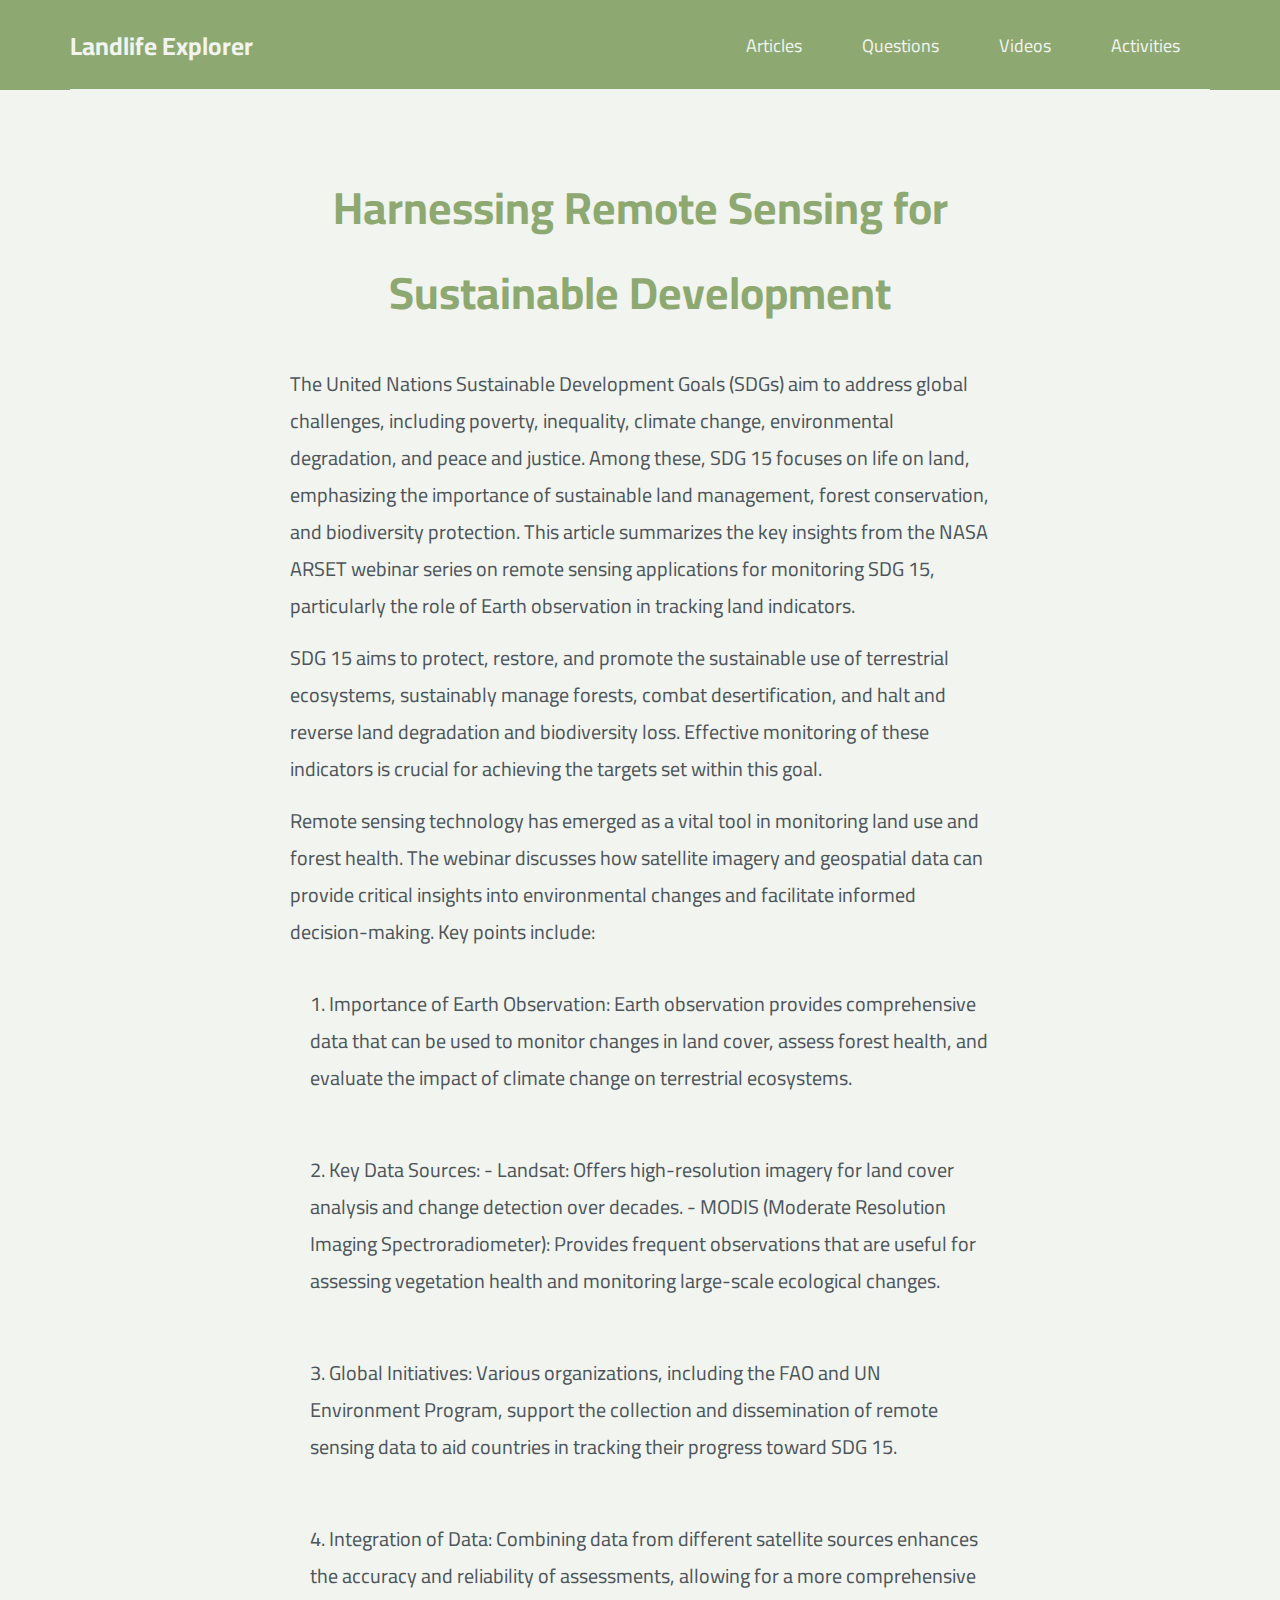
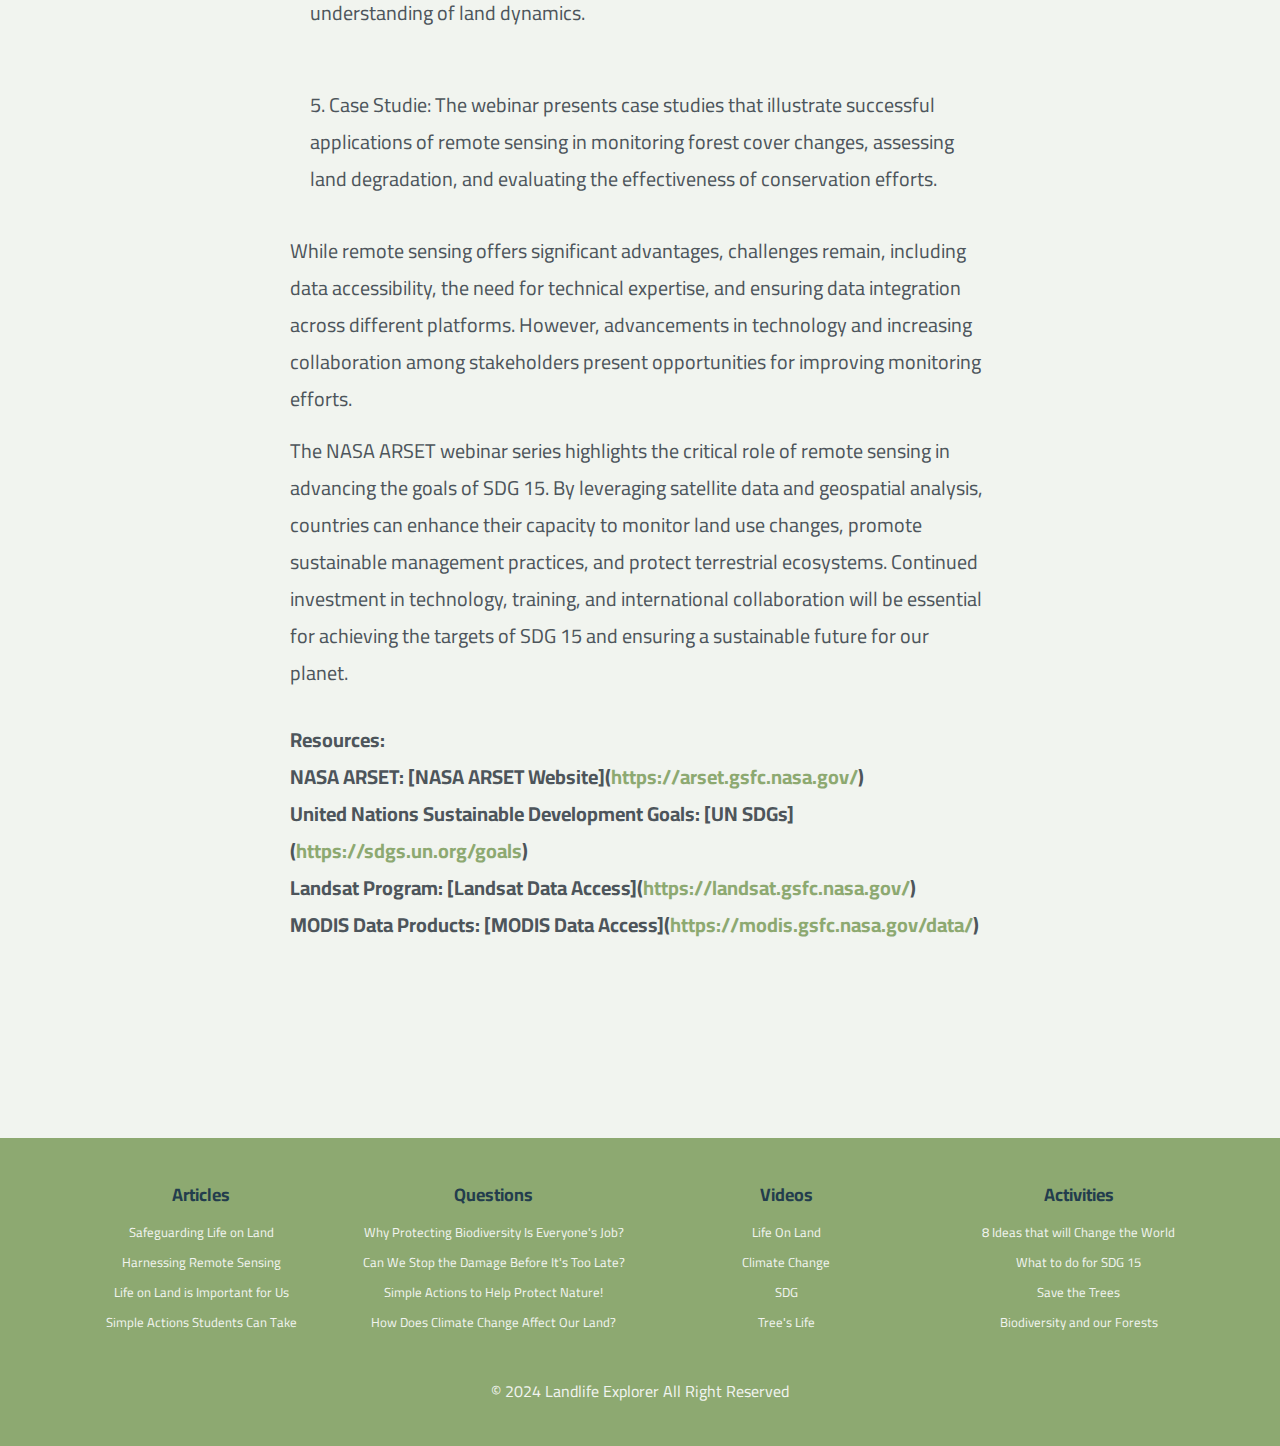
<file: static/arti3.html>
<!DOCTYPE html>
<html lang="en">
  <head>
    <meta charset="UTF-8" />
    <meta name="viewport" content="width=device-width, initial-scale=1.0" />
    <title>Landlife Explorer</title>
    <!-- Main Tamplate CSS File -->
    <link rel="stylesheet" href="../style.css" />
    <!-- Normalize CSS (render all elements normally) -->
    <link rel="stylesheet" href="D:\web\CSS\normalize.css" />
    <!-- Google Fonts -->
    <link rel="preconnect" href="https://fonts.googleapis.com" />
    <link rel="preconnect" href="https://fonts.gstatic.com" crossorigin />
    <link
      href="https://fonts.googleapis.com/css2?family=Open+Sans:wght@300;400&display=swap"
      rel="stylesheet"
    />
    <link
      href="https://fonts.googleapis.com/css2?family=Candal&display=swap"
      rel="stylesheet"
    />
    <link
      href="https://fonts.googleapis.com/css2?family=Cairo:wght@200..1000&display=swap"
      rel="stylesheet"
    />

    <!-- Font Awesome Library -->
    <link href="../all.min.css" rel="stylesheet" />
  </head>
  <body>
    <!-- Start Header -->
    <header class="header" id="header" style="background-color: #8da971">
      <div class="container">
        <h3 class="logo">Landlife Explorer</h3>
        <i class="fas fa-bars toggle-menu"></i>
        <ul class="main-nav">
          <li><a href="#articles">Articles</a></li>
          <li><a href="#questions">Questions</a></li>
          <li><a href="#videos">Videos</a></li>
          <li><a href="#activities">Activities</a></li>
        </ul>
      </div>
    </header>
    <!-- End Header -->
    <!-- Start Article -->
    <div class="article">
      <div class="container">
        <div class="content">
          <h1>Harnessing Remote Sensing for Sustainable Development</h1>
          <div class="text">
            <p>
              The United Nations Sustainable Development Goals (SDGs) aim to
              address global challenges, including poverty, inequality, climate
              change, environmental degradation, and peace and justice. Among
              these, SDG 15 focuses on life on land, emphasizing the importance
              of sustainable land management, forest conservation, and
              biodiversity protection. This article summarizes the key insights
              from the NASA ARSET webinar series on remote sensing applications
              for monitoring SDG 15, particularly the role of Earth observation
              in tracking land indicators.
            </p>
            <p>
              SDG 15 aims to protect, restore, and promote the sustainable use
              of terrestrial ecosystems, sustainably manage forests, combat
              desertification, and halt and reverse land degradation and
              biodiversity loss. Effective monitoring of these indicators is
              crucial for achieving the targets set within this goal.
            </p>
            <p>
              Remote sensing technology has emerged as a vital tool in
              monitoring land use and forest health. The webinar discusses how
              satellite imagery and geospatial data can provide critical
              insights into environmental changes and facilitate informed
              decision-making. Key points include:
            </p>
            <p class="numbered">
              1. Importance of Earth Observation: Earth observation provides
              comprehensive data that can be used to monitor changes in land
              cover, assess forest health, and evaluate the impact of climate
              change on terrestrial ecosystems.
            </p>
            <p class="numbered">
              2. Key Data Sources: - Landsat: Offers high-resolution imagery for
              land cover analysis and change detection over decades. - MODIS
              (Moderate Resolution Imaging Spectroradiometer): Provides frequent
              observations that are useful for assessing vegetation health and
              monitoring large-scale ecological changes.
            </p>
            <p class="numbered">
              3. Global Initiatives: Various organizations, including the FAO
              and UN Environment Program, support the collection and
              dissemination of remote sensing data to aid countries in tracking
              their progress toward SDG 15.
            </p>
            <p class="numbered">
              4. Integration of Data: Combining data from different satellite
              sources enhances the accuracy and reliability of assessments,
              allowing for a more comprehensive understanding of land dynamics.
            </p>
            <p class="numbered">
              5. Case Studie: The webinar presents case studies that illustrate
              successful applications of remote sensing in monitoring forest
              cover changes, assessing land degradation, and evaluating the
              effectiveness of conservation efforts.
            </p>

            <p>
              While remote sensing offers significant advantages, challenges
              remain, including data accessibility, the need for technical
              expertise, and ensuring data integration across different
              platforms. However, advancements in technology and increasing
              collaboration among stakeholders present opportunities for
              improving monitoring efforts.
            </p>
            <p>
              The NASA ARSET webinar series highlights the critical role of
              remote sensing in advancing the goals of SDG 15. By leveraging
              satellite data and geospatial analysis, countries can enhance
              their capacity to monitor land use changes, promote sustainable
              management practices, and protect terrestrial ecosystems.
              Continued investment in technology, training, and international
              collaboration will be essential for achieving the targets of SDG
              15 and ensuring a sustainable future for our planet.
            </p>
            <p class="resources">
              Resources: <br />NASA ARSET: [NASA ARSET Website](<a
                href="https://arset.gsfc.nasa.gov/"
                >https://arset.gsfc.nasa.gov/</a
              >) <br />United Nations Sustainable Development Goals: [UN
              SDGs](<a href="https://sdgs.un.org/goals"
                >https://sdgs.un.org/goals</a
              >) <br />Landsat Program: [Landsat Data Access](<a
                href="https://landsat.gsfc.nasa.gov/"
                >https://landsat.gsfc.nasa.gov/</a
              >) <br />MODIS Data Products: [MODIS Data Access](<a
                href="https://modis.gsfc.nasa.gov/data/"
                >https://modis.gsfc.nasa.gov/data/</a
              >)
            </p>
          </div>
        </div>
      </div>
    </div>
    <!-- End Article -->
    <!-- Start Footer -->
    <footer class="footer">
      <div class="container">
        <section>
          <h3>Articles</h3>
          <ul>
            <li><a href="arti1.html">Safeguarding Life on Land</a></li>
            <li><a href="arti3.html">Harnessing Remote Sensing</a></li>
            <li>
              <a href="arti4.html">Life on Land is Important for Us</a>
            </li>
            <li>
              <a href="arti6.html">Simple Actions Students Can Take</a>
            </li>
          </ul>
        </section>

        <section>
          <h3>Questions</h3>
          <ul>
            <li>
              <a href="../index.html"
                >Why Protecting Biodiversity Is Everyone's Job?</a
              >
            </li>
            <li>
              <a href="../index.html"
                >Can We Stop the Damage Before It's Too Late?</a
              >
            </li>
            <li>
              <a href="../index.html">Simple Actions to Help Protect Nature!</a>
            </li>
            <li>
              <a href="../index.html"
                >How Does Climate Change Affect Our Land?</a
              >
            </li>
          </ul>
        </section>

        <section>
          <h3>Videos</h3>
          <ul>
            <li>
              <a
                href="https://youtu.be/ScdJ5JDuOpg?si=Zo1bFg0ONRaTVpSS"
                target="_blank"
                >Life On Land</a
              >
            </li>
            <li>
              <a
                href="https://youtu.be/jAa58N4Jlos?si=Rxq3akQ-XFuOAFXa"
                target="_blank"
                >Climate Change</a
              >
            </li>
            <li>
              <a
                href="https://youtu.be/jfsWI8XgQyo?si=s7BHx4KDZwDhOIz7"
                target="_blank"
                >SDG</a
              >
            </li>
            <li>
              <a
                href="https://youtu.be/wUHvOIcLWnE?si=_tAUPb79HoD2L3kj"
                target="_blank"
                >Tree's Life</a
              >
            </li>
          </ul>
        </section>

        <section>
          <h3>Activities</h3>
          <ul>
            <li>
              <a href="https://youtu.be/sMqtwbKc8EA?si=qVosWDnfvoNJ2KlH"
                >8 Ideas that will Change the World</a
              >
            </li>
            <li>
              <a
                href="https://youtube.com/shorts/7-UXyD5ugOs?si=hTO3Z-R4KEhfVlSs"
                >What to do for SDG 15
              </a>
            </li>
            <li>
              <a href="https://youtu.be/iSuXzznix4o?si=Ot_S7CQkYnt-lNJ7"
                >Save the Trees</a
              >
            </li>
            <li>
              <a href="https://youtu.be/Cc8bj-KCYWY?si=3S_Jm0MNMZVd68ur"
                >Biodiversity and our Forests</a
              >
            </li>
          </ul>
        </section>

        <p>&copy; 2024 <span>Landlife Explorer</span> All Right Reserved</p>
      </div>
    </footer>
    <!-- End Footer -->
  </body>
</html>
</file>
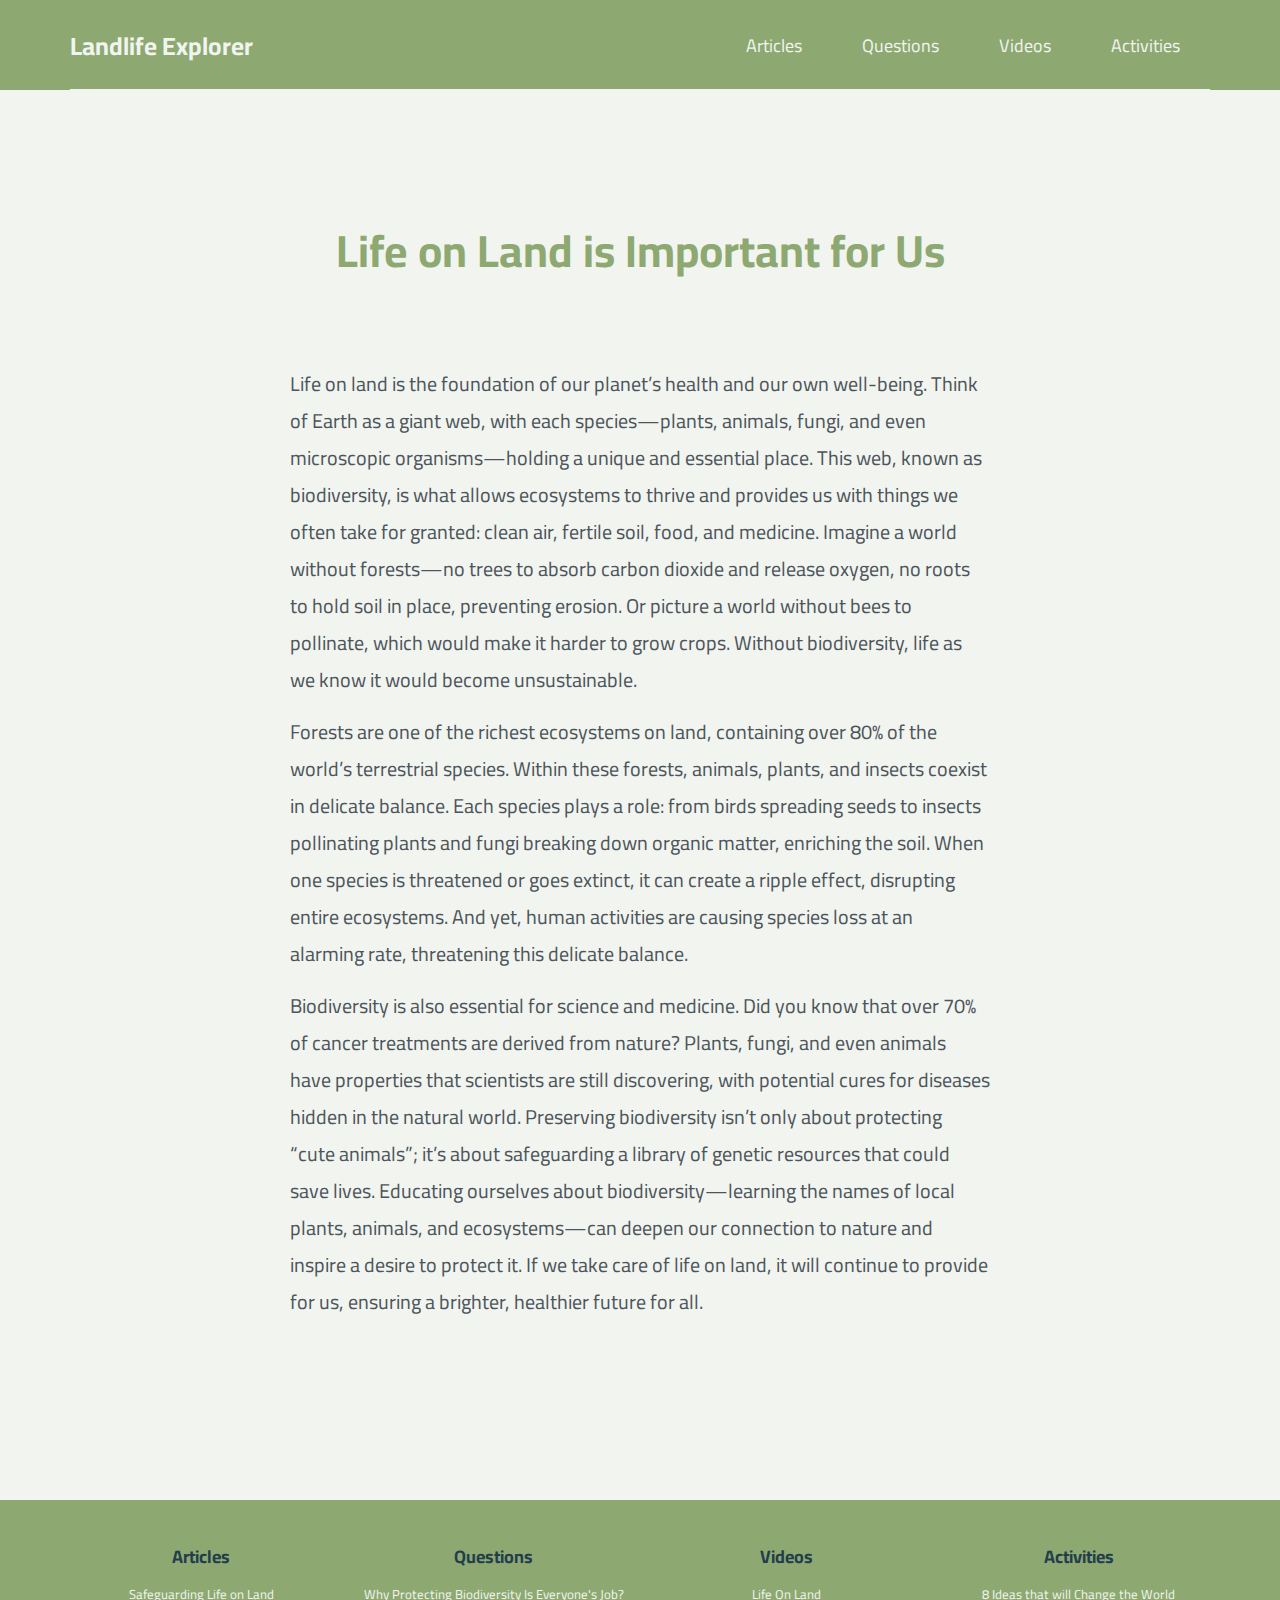
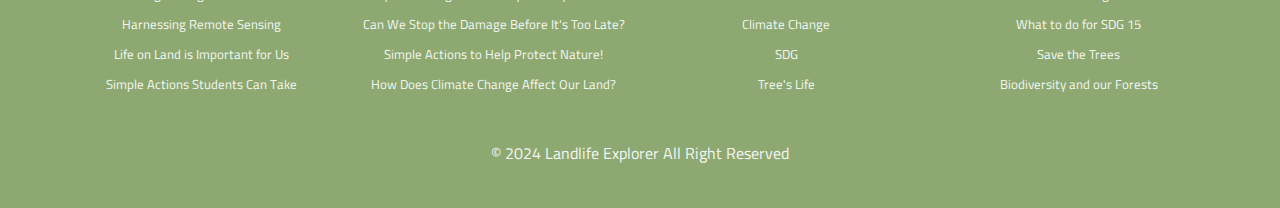
<file: static/arti4.html>
<!DOCTYPE html>
<html lang="en">
  <head>
    <meta charset="UTF-8" />
    <meta name="viewport" content="width=device-width, initial-scale=1.0" />
    <title>Landlife Explorer</title>
    <!-- Main Tamplate CSS File -->
    <link rel="stylesheet" href="../style.css" />
    <!-- Normalize CSS (render all elements normally) -->
    <link rel="stylesheet" href="D:\web\CSS\normalize.css" />
    <!-- Google Fonts -->
    <link rel="preconnect" href="https://fonts.googleapis.com" />
    <link rel="preconnect" href="https://fonts.gstatic.com" crossorigin />
    <link
      href="https://fonts.googleapis.com/css2?family=Open+Sans:wght@300;400&display=swap"
      rel="stylesheet"
    />
    <link
      href="https://fonts.googleapis.com/css2?family=Candal&display=swap"
      rel="stylesheet"
    />
    <link
      href="https://fonts.googleapis.com/css2?family=Cairo:wght@200..1000&display=swap"
      rel="stylesheet"
    />

    <!-- Font Awesome Library -->
    <link href="../all.min.css" rel="stylesheet" />
  </head>
  <body>
    <!-- Start Header -->
    <header class="header" id="header" style="background-color: #8da971">
      <div class="container">
        <h3 class="logo">Landlife Explorer</h3>
        <i class="fas fa-bars toggle-menu"></i>
        <ul class="main-nav">
          <li><a href="#articles">Articles</a></li>
          <li><a href="#questions">Questions</a></li>
          <li><a href="#videos">Videos</a></li>
          <li><a href="#activities">Activities</a></li>
        </ul>
      </div>
    </header>
    <!-- End Header -->
    <!-- Start Article -->
    <div class="article">
      <div class="container">
        <div class="content">
          <h1>Life on Land is Important for Us</h1>
          <div class="text">
            <p>
              Life on land is the foundation of our planet’s health and our own
              well-being. Think of Earth as a giant web, with each
              species—plants, animals, fungi, and even microscopic
              organisms—holding a unique and essential place. This web, known as
              biodiversity, is what allows ecosystems to thrive and provides us
              with things we often take for granted: clean air, fertile soil,
              food, and medicine. Imagine a world without forests—no trees to
              absorb carbon dioxide and release oxygen, no roots to hold soil in
              place, preventing erosion. Or picture a world without bees to
              pollinate, which would make it harder to grow crops. Without
              biodiversity, life as we know it would become unsustainable.
            </p>

            <p>
              Forests are one of the richest ecosystems on land, containing over
              80% of the world’s terrestrial species. Within these forests,
              animals, plants, and insects coexist in delicate balance. Each
              species plays a role: from birds spreading seeds to insects
              pollinating plants and fungi breaking down organic matter,
              enriching the soil. When one species is threatened or goes
              extinct, it can create a ripple effect, disrupting entire
              ecosystems. And yet, human activities are causing species loss at
              an alarming rate, threatening this delicate balance.
            </p>
            <p>
              Biodiversity is also essential for science and medicine. Did you
              know that over 70% of cancer treatments are derived from nature?
              Plants, fungi, and even animals have properties that scientists
              are still discovering, with potential cures for diseases hidden in
              the natural world. Preserving biodiversity isn’t only about
              protecting “cute animals”; it’s about safeguarding a library of
              genetic resources that could save lives. Educating ourselves about
              biodiversity—learning the names of local plants, animals, and
              ecosystems—can deepen our connection to nature and inspire a
              desire to protect it. If we take care of life on land, it will
              continue to provide for us, ensuring a brighter, healthier future
              for all.
            </p>
          </div>
        </div>
      </div>
    </div>
    <!-- End Article -->
    <!-- Start Footer -->
    <footer class="footer">
      <div class="container">
        <section>
          <h3>Articles</h3>
          <ul>
            <li><a href="arti1.html">Safeguarding Life on Land</a></li>
            <li><a href="arti3.html">Harnessing Remote Sensing</a></li>
            <li>
              <a href="arti4.html">Life on Land is Important for Us</a>
            </li>
            <li>
              <a href="arti6.html">Simple Actions Students Can Take</a>
            </li>
          </ul>
        </section>

        <section>
          <h3>Questions</h3>
          <ul>
            <li>
              <a href="../index.html"
                >Why Protecting Biodiversity Is Everyone's Job?</a
              >
            </li>
            <li>
              <a href="../index.html"
                >Can We Stop the Damage Before It's Too Late?</a
              >
            </li>
            <li>
              <a href="../index.html">Simple Actions to Help Protect Nature!</a>
            </li>
            <li>
              <a href="../index.html"
                >How Does Climate Change Affect Our Land?</a
              >
            </li>
          </ul>
        </section>

        <section>
          <h3>Videos</h3>
          <ul>
            <li>
              <a
                href="https://youtu.be/ScdJ5JDuOpg?si=Zo1bFg0ONRaTVpSS"
                target="_blank"
                >Life On Land</a
              >
            </li>
            <li>
              <a
                href="https://youtu.be/jAa58N4Jlos?si=Rxq3akQ-XFuOAFXa"
                target="_blank"
                >Climate Change</a
              >
            </li>
            <li>
              <a
                href="https://youtu.be/jfsWI8XgQyo?si=s7BHx4KDZwDhOIz7"
                target="_blank"
                >SDG</a
              >
            </li>
            <li>
              <a
                href="https://youtu.be/wUHvOIcLWnE?si=_tAUPb79HoD2L3kj"
                target="_blank"
                >Tree's Life</a
              >
            </li>
          </ul>
        </section>

        <section>
          <h3>Activities</h3>
          <ul>
            <li>
              <a href="https://youtu.be/sMqtwbKc8EA?si=qVosWDnfvoNJ2KlH"
                >8 Ideas that will Change the World</a
              >
            </li>
            <li>
              <a
                href="https://youtube.com/shorts/7-UXyD5ugOs?si=hTO3Z-R4KEhfVlSs"
                >What to do for SDG 15
              </a>
            </li>
            <li>
              <a href="https://youtu.be/iSuXzznix4o?si=Ot_S7CQkYnt-lNJ7"
                >Save the Trees</a
              >
            </li>
            <li>
              <a href="https://youtu.be/Cc8bj-KCYWY?si=3S_Jm0MNMZVd68ur"
                >Biodiversity and our Forests</a
              >
            </li>
          </ul>
        </section>

        <p>&copy; 2024 <span>Landlife Explorer</span> All Right Reserved</p>
      </div>
    </footer>
    <!-- End Footer -->
  </body>
</html>
</file>
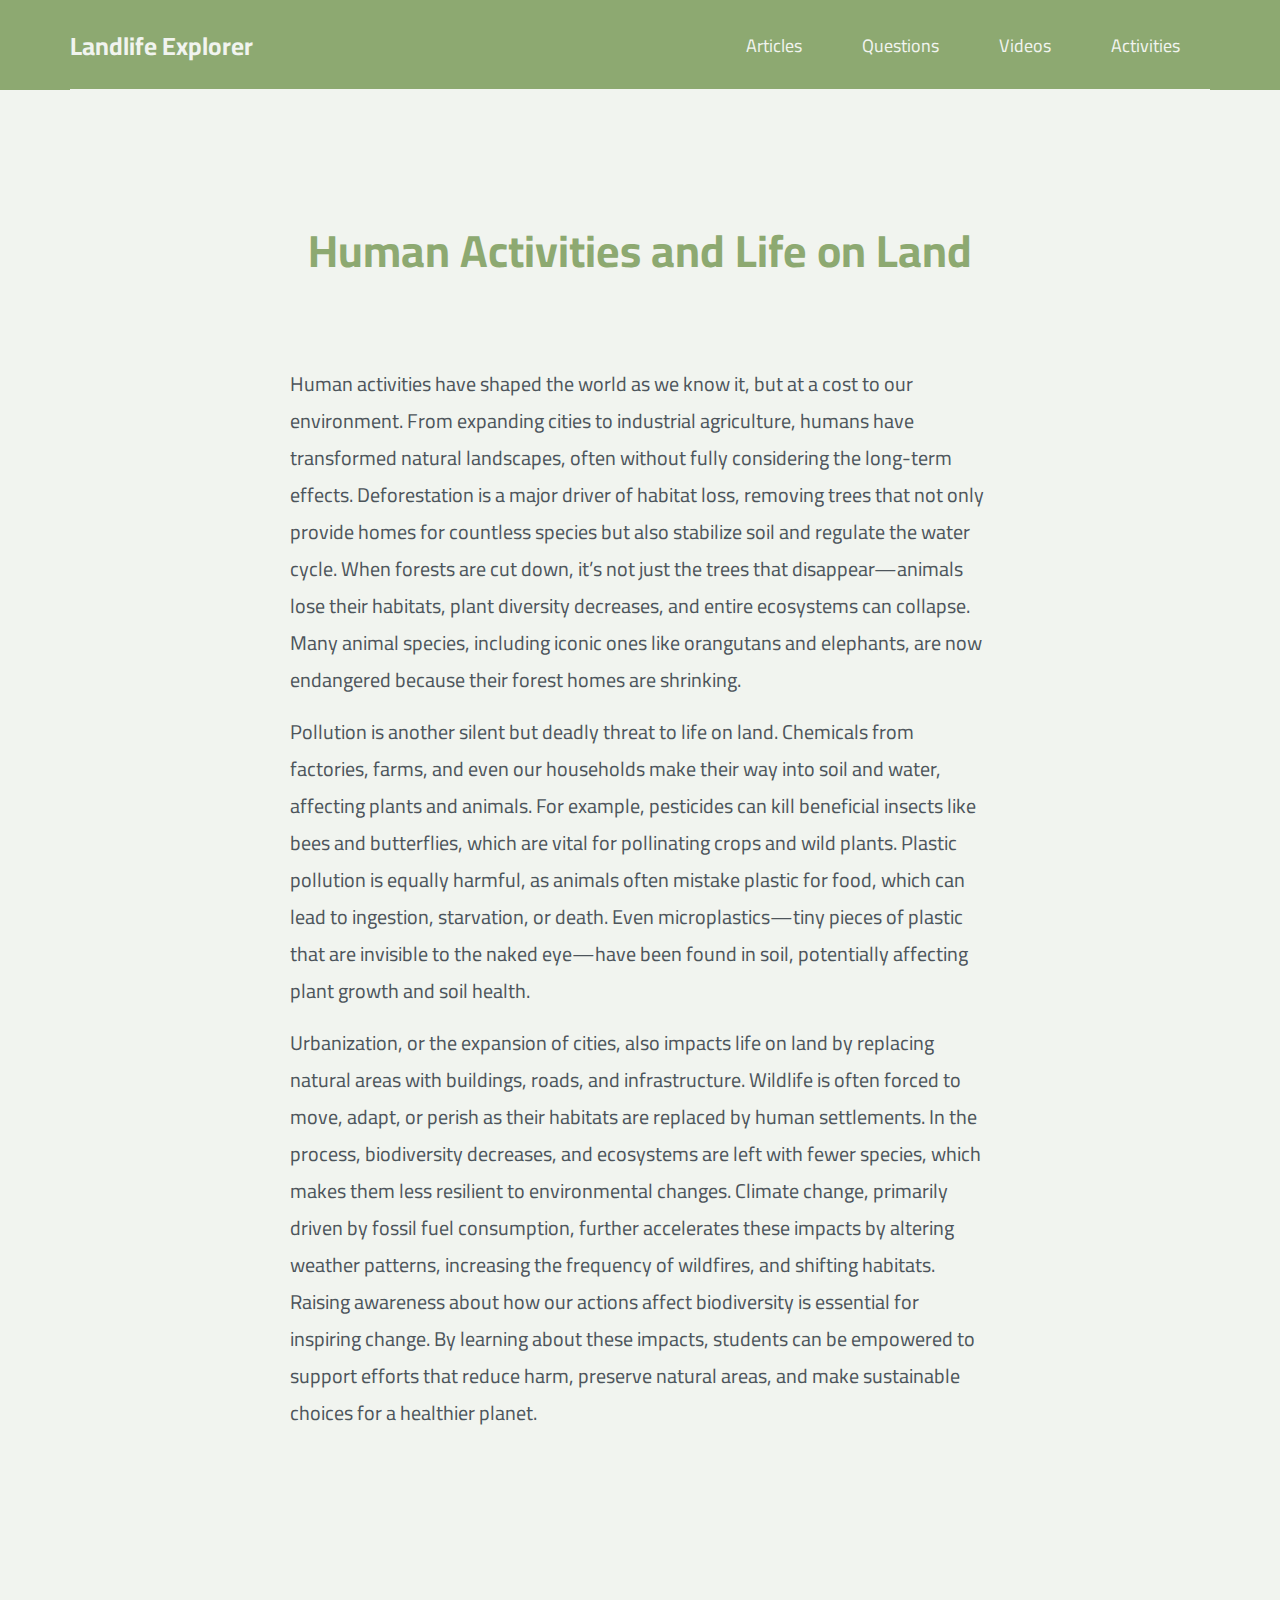
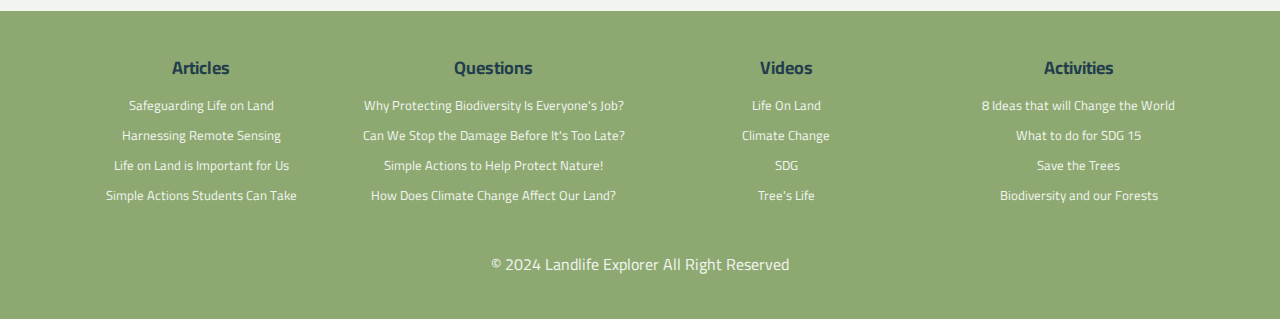
<file: static/arti5.html>
<!DOCTYPE html>
<html lang="en">
  <head>
    <meta charset="UTF-8" />
    <meta name="viewport" content="width=device-width, initial-scale=1.0" />
    <title>Landlife Explorer</title>
    <!-- Main Tamplate CSS File -->
    <link rel="stylesheet" href="../style.css" />
    <!-- Normalize CSS (render all elements normally) -->
    <link rel="stylesheet" href="D:\web\CSS\normalize.css" />
    <!-- Google Fonts -->
    <link rel="preconnect" href="https://fonts.googleapis.com" />
    <link rel="preconnect" href="https://fonts.gstatic.com" crossorigin />
    <link
      href="https://fonts.googleapis.com/css2?family=Open+Sans:wght@300;400&display=swap"
      rel="stylesheet"
    />
    <link
      href="https://fonts.googleapis.com/css2?family=Candal&display=swap"
      rel="stylesheet"
    />
    <link
      href="https://fonts.googleapis.com/css2?family=Cairo:wght@200..1000&display=swap"
      rel="stylesheet"
    />

    <!-- Font Awesome Library -->
    <link href="../all.min.css" rel="stylesheet" />
  </head>
  <body>
    <!-- Start Header -->
    <header class="header" id="header" style="background-color: #8da971">
      <div class="container">
        <h3 class="logo">Landlife Explorer</h3>
        <i class="fas fa-bars toggle-menu"></i>
        <ul class="main-nav">
          <li><a href="#articles">Articles</a></li>
          <li><a href="#questions">Questions</a></li>
          <li><a href="#videos">Videos</a></li>
          <li><a href="#activities">Activities</a></li>
        </ul>
      </div>
    </header>
    <!-- End Header -->
    <!-- Start Article -->
    <div class="article">
      <div class="container">
        <div class="content">
          <h1>Human Activities and Life on Land</h1>
          <div class="text">
            <p>
              Human activities have shaped the world as we know it, but at a
              cost to our environment. From expanding cities to industrial
              agriculture, humans have transformed natural landscapes, often
              without fully considering the long-term effects. Deforestation is
              a major driver of habitat loss, removing trees that not only
              provide homes for countless species but also stabilize soil and
              regulate the water cycle. When forests are cut down, it’s not just
              the trees that disappear—animals lose their habitats, plant
              diversity decreases, and entire ecosystems can collapse. Many
              animal species, including iconic ones like orangutans and
              elephants, are now endangered because their forest homes are
              shrinking.
            </p>
            <p>
              Pollution is another silent but deadly threat to life on land.
              Chemicals from factories, farms, and even our households make
              their way into soil and water, affecting plants and animals. For
              example, pesticides can kill beneficial insects like bees and
              butterflies, which are vital for pollinating crops and wild
              plants. Plastic pollution is equally harmful, as animals often
              mistake plastic for food, which can lead to ingestion, starvation,
              or death. Even microplastics—tiny pieces of plastic that are
              invisible to the naked eye—have been found in soil, potentially
              affecting plant growth and soil health.
            </p>
            <p>
              Urbanization, or the expansion of cities, also impacts life on
              land by replacing natural areas with buildings, roads, and
              infrastructure. Wildlife is often forced to move, adapt, or perish
              as their habitats are replaced by human settlements. In the
              process, biodiversity decreases, and ecosystems are left with
              fewer species, which makes them less resilient to environmental
              changes. Climate change, primarily driven by fossil fuel
              consumption, further accelerates these impacts by altering weather
              patterns, increasing the frequency of wildfires, and shifting
              habitats. Raising awareness about how our actions affect
              biodiversity is essential for inspiring change. By learning about
              these impacts, students can be empowered to support efforts that
              reduce harm, preserve natural areas, and make sustainable choices
              for a healthier planet.
            </p>
          </div>
        </div>
      </div>
    </div>
    <!-- End Article -->
    <!-- Start Footer -->
    <footer class="footer">
      <div class="container">
        <section>
          <h3>Articles</h3>
          <ul>
            <li><a href="arti1.html">Safeguarding Life on Land</a></li>
            <li><a href="arti3.html">Harnessing Remote Sensing</a></li>
            <li>
              <a href="arti4.html">Life on Land is Important for Us</a>
            </li>
            <li>
              <a href="arti6.html">Simple Actions Students Can Take</a>
            </li>
          </ul>
        </section>

        <section>
          <h3>Questions</h3>
          <ul>
            <li>
              <a href="../index.html"
                >Why Protecting Biodiversity Is Everyone's Job?</a
              >
            </li>
            <li>
              <a href="../index.html"
                >Can We Stop the Damage Before It's Too Late?</a
              >
            </li>
            <li>
              <a href="../index.html">Simple Actions to Help Protect Nature!</a>
            </li>
            <li>
              <a href="../index.html"
                >How Does Climate Change Affect Our Land?</a
              >
            </li>
          </ul>
        </section>

        <section>
          <h3>Videos</h3>
          <ul>
            <li>
              <a
                href="https://youtu.be/ScdJ5JDuOpg?si=Zo1bFg0ONRaTVpSS"
                target="_blank"
                >Life On Land</a
              >
            </li>
            <li>
              <a
                href="https://youtu.be/jAa58N4Jlos?si=Rxq3akQ-XFuOAFXa"
                target="_blank"
                >Climate Change</a
              >
            </li>
            <li>
              <a
                href="https://youtu.be/jfsWI8XgQyo?si=s7BHx4KDZwDhOIz7"
                target="_blank"
                >SDG</a
              >
            </li>
            <li>
              <a
                href="https://youtu.be/wUHvOIcLWnE?si=_tAUPb79HoD2L3kj"
                target="_blank"
                >Tree's Life</a
              >
            </li>
          </ul>
        </section>

        <section>
          <h3>Activities</h3>
          <ul>
            <li>
              <a href="https://youtu.be/sMqtwbKc8EA?si=qVosWDnfvoNJ2KlH"
                >8 Ideas that will Change the World</a
              >
            </li>
            <li>
              <a
                href="https://youtube.com/shorts/7-UXyD5ugOs?si=hTO3Z-R4KEhfVlSs"
                >What to do for SDG 15
              </a>
            </li>
            <li>
              <a href="https://youtu.be/iSuXzznix4o?si=Ot_S7CQkYnt-lNJ7"
                >Save the Trees</a
              >
            </li>
            <li>
              <a href="https://youtu.be/Cc8bj-KCYWY?si=3S_Jm0MNMZVd68ur"
                >Biodiversity and our Forests</a
              >
            </li>
          </ul>
        </section>

        <p>&copy; 2024 <span>Landlife Explorer</span> All Right Reserved</p>
      </div>
    </footer>
    <!-- End Footer -->
  </body>
</html>
</file>
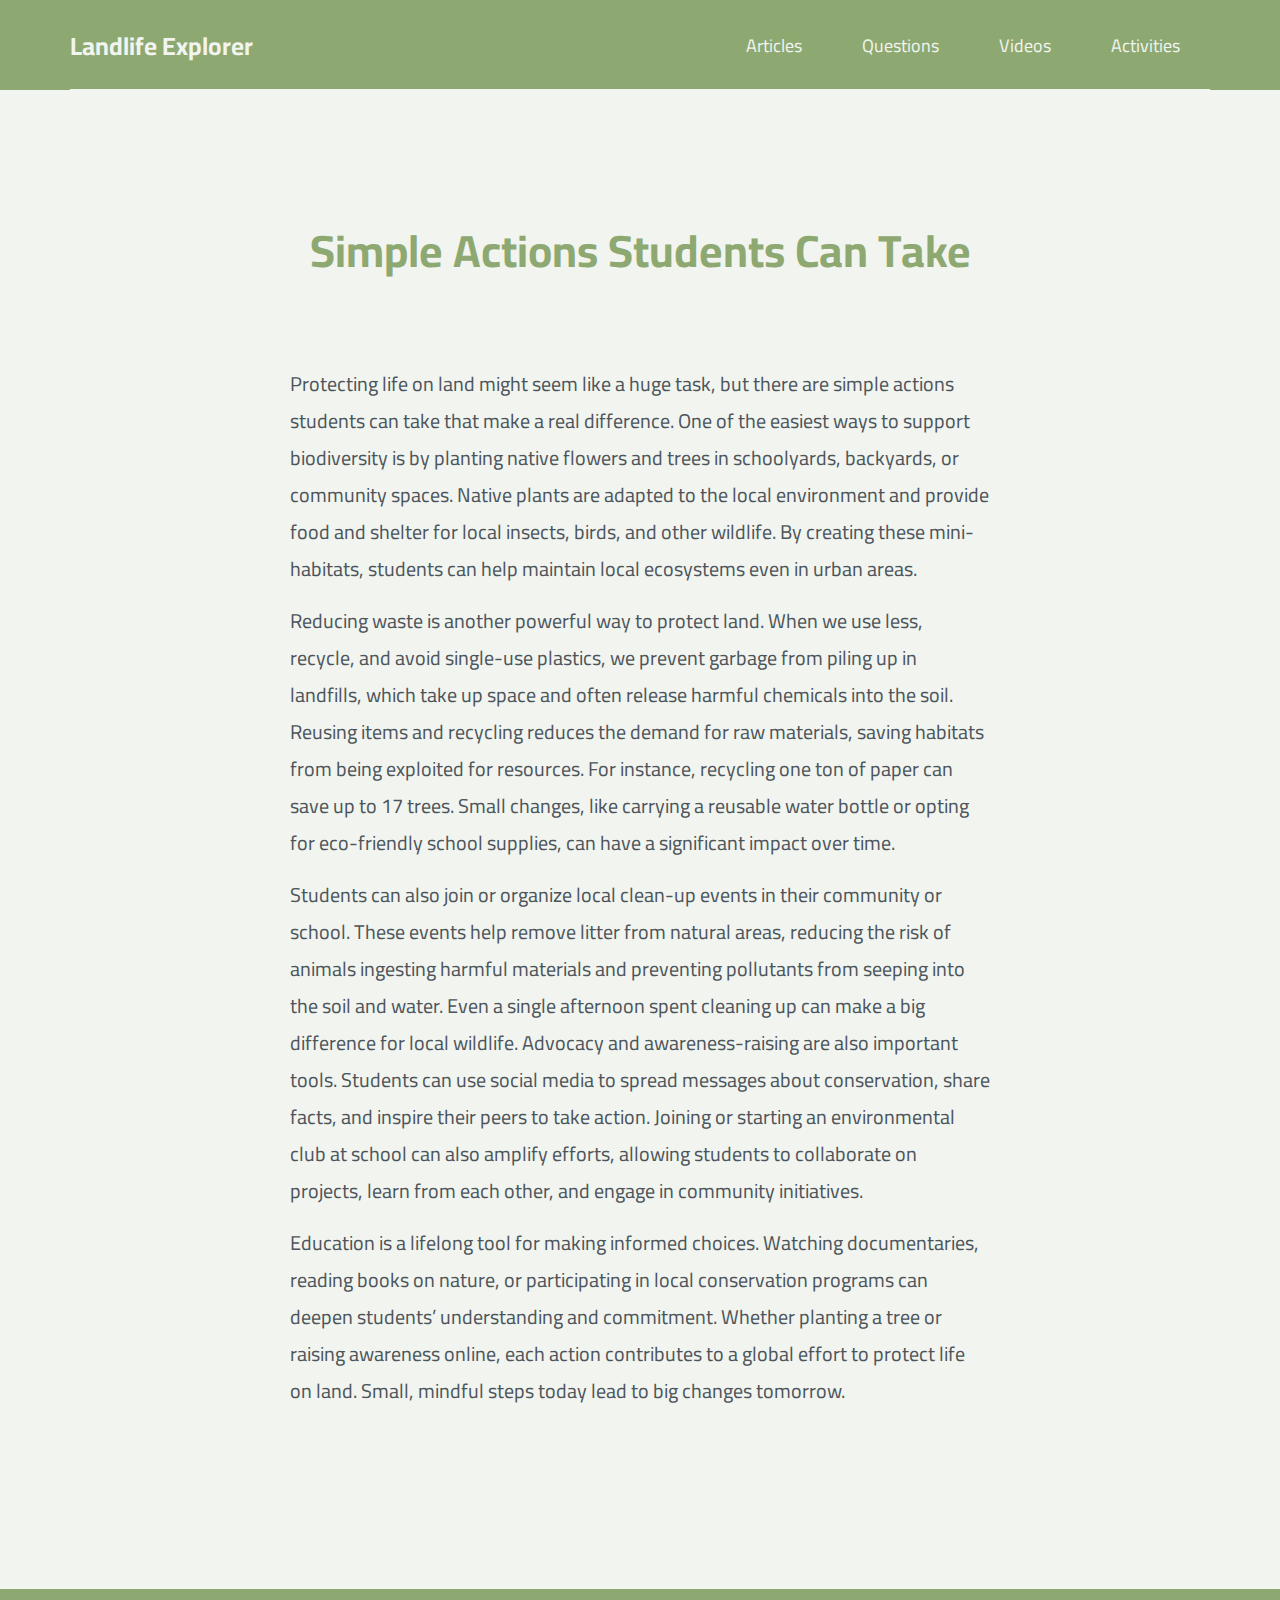
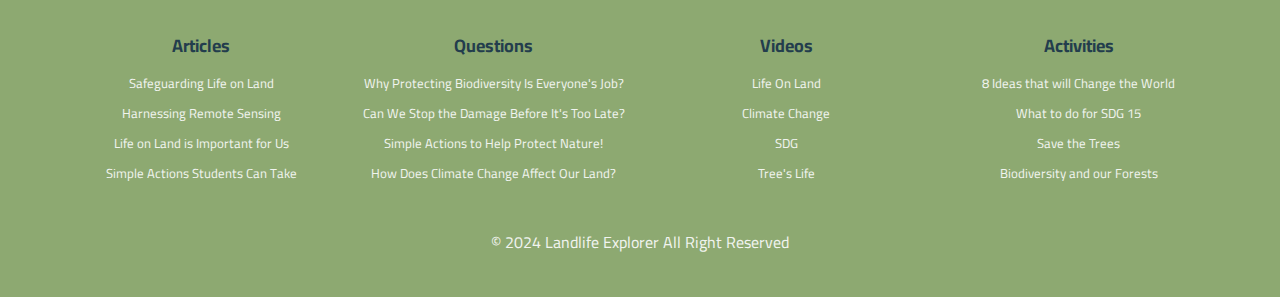
<file: static/arti6.html>
<!DOCTYPE html>
<html lang="en">
  <head>
    <meta charset="UTF-8" />
    <meta name="viewport" content="width=device-width, initial-scale=1.0" />
    <title>Landlife Explorer</title>
    <!-- Main Tamplate CSS File -->
    <link rel="stylesheet" href="../style.css" />
    <!-- Normalize CSS (render all elements normally) -->
    <link rel="stylesheet" href="D:\web\CSS\normalize.css" />
    <!-- Google Fonts -->
    <link rel="preconnect" href="https://fonts.googleapis.com" />
    <link rel="preconnect" href="https://fonts.gstatic.com" crossorigin />
    <link
      href="https://fonts.googleapis.com/css2?family=Open+Sans:wght@300;400&display=swap"
      rel="stylesheet"
    />
    <link
      href="https://fonts.googleapis.com/css2?family=Candal&display=swap"
      rel="stylesheet"
    />
    <link
      href="https://fonts.googleapis.com/css2?family=Cairo:wght@200..1000&display=swap"
      rel="stylesheet"
    />

    <!-- Font Awesome Library -->
    <link href="../all.min.css" rel="stylesheet" />
  </head>
  <body>
    <!-- Start Header -->
    <header class="header" id="header" style="background-color: #8da971">
      <div class="container">
        <h3 class="logo">Landlife Explorer</h3>
        <i class="fas fa-bars toggle-menu"></i>
        <ul class="main-nav">
          <li><a href="#articles">Articles</a></li>
          <li><a href="#questions">Questions</a></li>
          <li><a href="#videos">Videos</a></li>
          <li><a href="#activities">Activities</a></li>
        </ul>
      </div>
    </header>
    <!-- End Header -->
    <!-- Start Article -->
    <div class="article">
      <div class="container">
        <div class="content">
          <h1>Simple Actions Students Can Take</h1>
          <div class="text">
            <p>
              Protecting life on land might seem like a huge task, but there are
              simple actions students can take that make a real difference. One
              of the easiest ways to support biodiversity is by planting native
              flowers and trees in schoolyards, backyards, or community spaces.
              Native plants are adapted to the local environment and provide
              food and shelter for local insects, birds, and other wildlife. By
              creating these mini-habitats, students can help maintain local
              ecosystems even in urban areas.
            </p>
            <p>
              Reducing waste is another powerful way to protect land. When we
              use less, recycle, and avoid single-use plastics, we prevent
              garbage from piling up in landfills, which take up space and often
              release harmful chemicals into the soil. Reusing items and
              recycling reduces the demand for raw materials, saving habitats
              from being exploited for resources. For instance, recycling one
              ton of paper can save up to 17 trees. Small changes, like carrying
              a reusable water bottle or opting for eco-friendly school
              supplies, can have a significant impact over time.
            </p>
            <p>
              Students can also join or organize local clean-up events in their
              community or school. These events help remove litter from natural
              areas, reducing the risk of animals ingesting harmful materials
              and preventing pollutants from seeping into the soil and water.
              Even a single afternoon spent cleaning up can make a big
              difference for local wildlife. Advocacy and awareness-raising are
              also important tools. Students can use social media to spread
              messages about conservation, share facts, and inspire their peers
              to take action. Joining or starting an environmental club at
              school can also amplify efforts, allowing students to collaborate
              on projects, learn from each other, and engage in community
              initiatives.
            </p>
            <p>
              Education is a lifelong tool for making informed choices. Watching
              documentaries, reading books on nature, or participating in local
              conservation programs can deepen students’ understanding and
              commitment. Whether planting a tree or raising awareness online,
              each action contributes to a global effort to protect life on
              land. Small, mindful steps today lead to big changes tomorrow.
            </p>
          </div>
        </div>
      </div>
    </div>
    <!-- End Article -->
    <!-- Start Footer -->
    <footer class="footer">
      <div class="container">
        <section>
          <h3>Articles</h3>
          <ul>
            <li><a href="arti1.html">Safeguarding Life on Land</a></li>
            <li><a href="arti3.html">Harnessing Remote Sensing</a></li>
            <li>
              <a href="arti4.html">Life on Land is Important for Us</a>
            </li>
            <li>
              <a href="arti6.html">Simple Actions Students Can Take</a>
            </li>
          </ul>
        </section>

        <section>
          <h3>Questions</h3>
          <ul>
            <li>
              <a href="../index.html"
                >Why Protecting Biodiversity Is Everyone's Job?</a
              >
            </li>
            <li>
              <a href="../index.html"
                >Can We Stop the Damage Before It's Too Late?</a
              >
            </li>
            <li>
              <a href="../index.html">Simple Actions to Help Protect Nature!</a>
            </li>
            <li>
              <a href="../index.html"
                >How Does Climate Change Affect Our Land?</a
              >
            </li>
          </ul>
        </section>

        <section>
          <h3>Videos</h3>
          <ul>
            <li>
              <a
                href="https://youtu.be/ScdJ5JDuOpg?si=Zo1bFg0ONRaTVpSS"
                target="_blank"
                >Life On Land</a
              >
            </li>
            <li>
              <a
                href="https://youtu.be/jAa58N4Jlos?si=Rxq3akQ-XFuOAFXa"
                target="_blank"
                >Climate Change</a
              >
            </li>
            <li>
              <a
                href="https://youtu.be/jfsWI8XgQyo?si=s7BHx4KDZwDhOIz7"
                target="_blank"
                >SDG</a
              >
            </li>
            <li>
              <a
                href="https://youtu.be/wUHvOIcLWnE?si=_tAUPb79HoD2L3kj"
                target="_blank"
                >Tree's Life</a
              >
            </li>
          </ul>
        </section>

        <section>
          <h3>Activities</h3>
          <ul>
            <li>
              <a href="https://youtu.be/sMqtwbKc8EA?si=qVosWDnfvoNJ2KlH"
                >8 Ideas that will Change the World</a
              >
            </li>
            <li>
              <a
                href="https://youtube.com/shorts/7-UXyD5ugOs?si=hTO3Z-R4KEhfVlSs"
                >What to do for SDG 15
              </a>
            </li>
            <li>
              <a href="https://youtu.be/iSuXzznix4o?si=Ot_S7CQkYnt-lNJ7"
                >Save the Trees</a
              >
            </li>
            <li>
              <a href="https://youtu.be/Cc8bj-KCYWY?si=3S_Jm0MNMZVd68ur"
                >Biodiversity and our Forests</a
              >
            </li>
          </ul>
        </section>

        <p>&copy; 2024 <span>Landlife Explorer</span> All Right Reserved</p>
      </div>
    </footer>
    <!-- End Footer -->
  </body>
</html>
</file>
<file: style.css>
@import url("static/atri_style.css");
/* Start Variables */
:root {
  --main-color: #8da971;
  --second-color: #f1f4ef;
  --pop1-color: #fcca46;
  --pop2-color: #fe7f2d;
  --transparent-color: rgb(161, 193, 129, 0.5);
  --p-color: #4d555b;
  --section-main-color: #233d4d;
  --section-trans-color: rgb(35, 61, 77, 0.5);
  --main-transition: 0.3s;
}
/* End Variables */
/* Start Global Rules */
* {
  -webkit-box-sizing: border-box;
  -moz-box-sizing: border-box;
  box-sizing: border-box;
  padding: 0;
  margin: 0;
}
html {
  scroll-behavior: smooth;
}
body {
  /* font-family: "Open Sans", sans-serif; */
  font-family: "Cairo", sans-serif;
  /* font-family: "Candal", sans-serif; */
  font-style: normal;
  background-color: var(--second-color);
}
a {
  text-decoration: none;
}
ul {
  list-style: none;
}
.container {
  padding-left: 15px;
  padding-right: 15px;
  margin-left: auto;
  margin-right: auto;
}
/* Small */
@media (min-width: 768px) {
  .container {
    width: 750px;
  }
}
/* Medium */
@media (min-width: 992px) {
  .container {
    width: 970px;
  }
}
/* Large */
@media (min-width: 1200px) {
  .container {
    width: 1170px;
  }
}
/* End Global Rules */
/* Start Header */
.header {
  /* background-color: var(--second-color);
  position: relative;
  box-shadow: 0 0 10px #ddd;
  position: absolute;
  z-index: 2;
  width: 100%; */

  position: absolute;
  left: 0;
  width: 100%;
  z-index: 2;
}
.header .container {
  display: flex;
  justify-content: space-between;
  align-items: center;
  position: relative;
  min-height: 90px;
}
.header .container::after {
  content: "";
  position: absolute;
  height: 1px;
  background-color: var(--second-color);
  bottom: 0;
  width: calc(100% - 30px);
  left: 15px;
}
.header .logo {
  color: var(--second-color);
  font-size: 25px;
  display: flex;
  align-items: center;
}
.header .toggle-menu {
  color: var(--second-color);
  font-size: 22px;
}
@media (min-width: 768px) {
  .header .toggle-menu {
    display: none;
  }
}
.header .main-nav {
  display: flex;
}
@media (max-width: 767px) {
  .header .logo {
    width: 100%;
  }
  .header .main-nav {
    display: none;
  }
  .header .toggle-menu:hover + .main-nav {
    display: flex;
    flex-direction: column;
    position: absolute;
    top: 100%;
    left: 0;
    width: 100%;
    background-color: rgb(0 0 0 / 50%);
  }
  .header .main-nav > li > a {
    padding: 20px !important;
  }
}
.header .main-nav > li > a {
  display: flex;
  align-items: center;
  color: var(--second-color);
  padding: 0 30px;
  font-size: 18px;
  transition: 0.3s;
  z-index: 2;
}
.header .main-nav li a:hover {
  color: var(--pop2-color);
}
/* End Header */
/* Start Landing */
.landing {
  min-height: 100vh;
  background-color: var(--transparent-color);
  background-image: url(pic/p12.png);
  background-size: cover;
  position: relative;
}
.landing .overlay {
  position: absolute;
  left: 0;
  top: 0;
  width: 100%;
  height: 100%;
  background-color: #233d4d87;
}
.landing .text {
  width: 90%;
  position: absolute;
  color: var(--second-color);
  padding: 50px;
  top: 50%;
  left: 0;
  transform: translateY(-50%);
  font-size: 55px;
  line-height: 0.95;
}
.landing .text span {
  color: var(--pop2-color);
}
@media (max-width: 767px) {
  .landing .text {
    width: 100%;
    font-size: 35px;
  }
}
/* End Landing */
/* SLIDER */
@media (max-width: 767px) {
  .random-info-section {
    padding-top: 75px;
  }
}
.slider {
  max-width: 100rem;
  height: 70rem;
  margin: 0 auto;
  position: relative;

  /* IN THE END */
  overflow: hidden;
}
@media (max-width: 600px) {
  .slider {
    height: 53rem;
  }
}
.slide {
  position: absolute;
  top: 0;
  width: 100%;
  height: 100%;
  display: flex;
  align-items: center;
  justify-content: center;
  transition: transform 1s;
}

.slide > img {
  /* Only for images that have different size than slide */
  width: 100%;
  height: 100%;
  object-fit: cover;
}

.slider__btn {
  position: absolute;
  top: 50%;
  z-index: 10;

  border: none;
  background-color: rgba(255, 255, 255, 0.7);
  font-family: inherit;
  color: var(--section-main-color);
  border-radius: 50%;
  height: 5.5rem;
  width: 5.5rem;
  font-size: 3.25rem;
  cursor: pointer;
}

.slider__btn--left {
  left: 6%;
  transform: translate(-50%, -50%);
  display: flex;
  justify-content: center;
  align-items: center;
}

.slider__btn--right {
  right: 6%;
  transform: translate(50%, -50%);
  display: flex;
  justify-content: center;
  align-items: center;
}
@media (max-width: 767px) {
  .slider__btn {
    display: none;
  }
}
.dots {
  position: absolute;
  bottom: 12%;
  left: 50%;
  transform: translateX(-50%);
  display: flex;
}

.dots__dot {
  border: none;
  background-color: var(--main-color);
  opacity: 0.7;
  height: 15px;
  width: 15px;
  border-radius: 50%;
  margin-right: 20px;
  cursor: pointer;
  transition: all 0.5s;

  /* Only necessary when overlying images */
  /* box-shadow: 0 0.6rem 1.5rem rgba(0, 0, 0, 0.7); */
}

.dots__dot:last-child {
  margin: 0;
}

.dots__dot--active {
  /* background-color: #fff; */
  background-color: var(--pop1-color);
  opacity: 1;
}
@media (max-width: 600px) {
  .dots {
    bottom: 0;
  }
}
.random-info {
  width: 65%;
}
@media (max-width: 767px) {
  .random-info {
    width: 100%;
  }
}
.random-info-text {
  display: inline;
  font-size: 20px;
  color: var(--p-color);
}
.random-info-section .random-info a {
  color: var(--main-color);
  font-weight: bold;
  font-size: 20px;
}
.random-info-section .random-info a:hover {
  color: var(--pop2-color);
}
.random-info-head {
  display: flex;
  align-items: center;
  gap: 30px;
  margin-bottom: 50px;
}

.random-info-photo {
  width: 150px;
  border-radius: 50%;
}

.random-info-question {
  font-size: 35px;
  line-height: 1.5;
  font-weight: 700;
  color: var(--section-main-color);
}
@media (max-width: 767px) {
  .random-info-head {
    flex-direction: column;
  }
  .random-info-question {
    text-align: center;
    font-size: 25px;
  }
  .random-info-text {
    font-size: 14px;
  }
  .random-info-section .random-info a {
    font-size: 16px;
  }
}
/* Start Articles */
.articles {
  padding: 150px 0;
}

.articles .container {
  display: grid;
  grid-template-columns: repeat(auto-fill, minmax(300px, 1fr));
  gap: 40px;
}

.articles .box {
  background-color: white;
  box-shadow: 0 2px 15px rgb(0 0 0 / 10%);
  border-radius: 6px;
  overflow: hidden;
  transition: transform var(--main-transition),
    box-shadow var(--main-transition);
}

.articles .box:hover {
  transform: translateY(-10px);
  box-shadow: 0 2px 15px rgb(0 0 0 / 20%);
}

.articles .box img {
  width: 100%;
  max-width: 100%;
}

.articles .box .content {
  padding: 20px;
  border-bottom: 1px solid #e6e6e7;
}

.articles .box .content h3 {
  margin: 0;
  color: var(--main-color);
  font-size: 20px;
}

.articles .box .content p {
  color: var(--p-color);
  margin-top: 10px;
  line-height: 1.5;
}

.articles .box .info {
  padding: 20px;
  display: flex;
  justify-content: space-between;
  align-items: center;
}

.articles .box .info a {
  color: var(--main-color);
  font-weight: bold;
}
.articles .box .info a:hover {
  color: var(--pop2-color);
}
.articles .box .info i {
  color: var(--main-color);
  font-size: 12px;
}

.articles .box:hover .info i {
  animation: moving-arrow 0.6s linear infinite;
}

@keyframes moving-arrow {
  100% {
    transform: translateX(10px);
  }
}
/* End Articles */
/* Start Footer */
.footer {
  background-color: var(--main-color);
  color: var(--second-color);
}
.footer .container {
  display: grid;
  grid-template-columns: repeat(4, 1fr);
  grid-template-rows: 1fr auto;
  padding: 40px 0;
  justify-content: center;
  align-items: center;
}
.footer section {
  text-align: center;
  margin-bottom: 40px;
}
.footer section h3 {
  color: var(--section-main-color);
  font-size: 18px;
  margin-bottom: 5px;
}
.footer section ul li a {
  color: var(--second-color);
  font-size: 13px;
}
.footer section ul li a:hover {
  text-decoration: underline;
}
.footer p {
  grid-column: 1 / span 4;
  text-align: center;
}
@media (max-width: 767px) {
  .footer .container {
    grid-template-columns: 1fr 1fr;
    grid-template-rows: 1fr 1fr auto;
  }
  .footer p {
    grid-column: 1 / span 2;
    text-align: center;
  }
}
/* End Footer */
</file>
